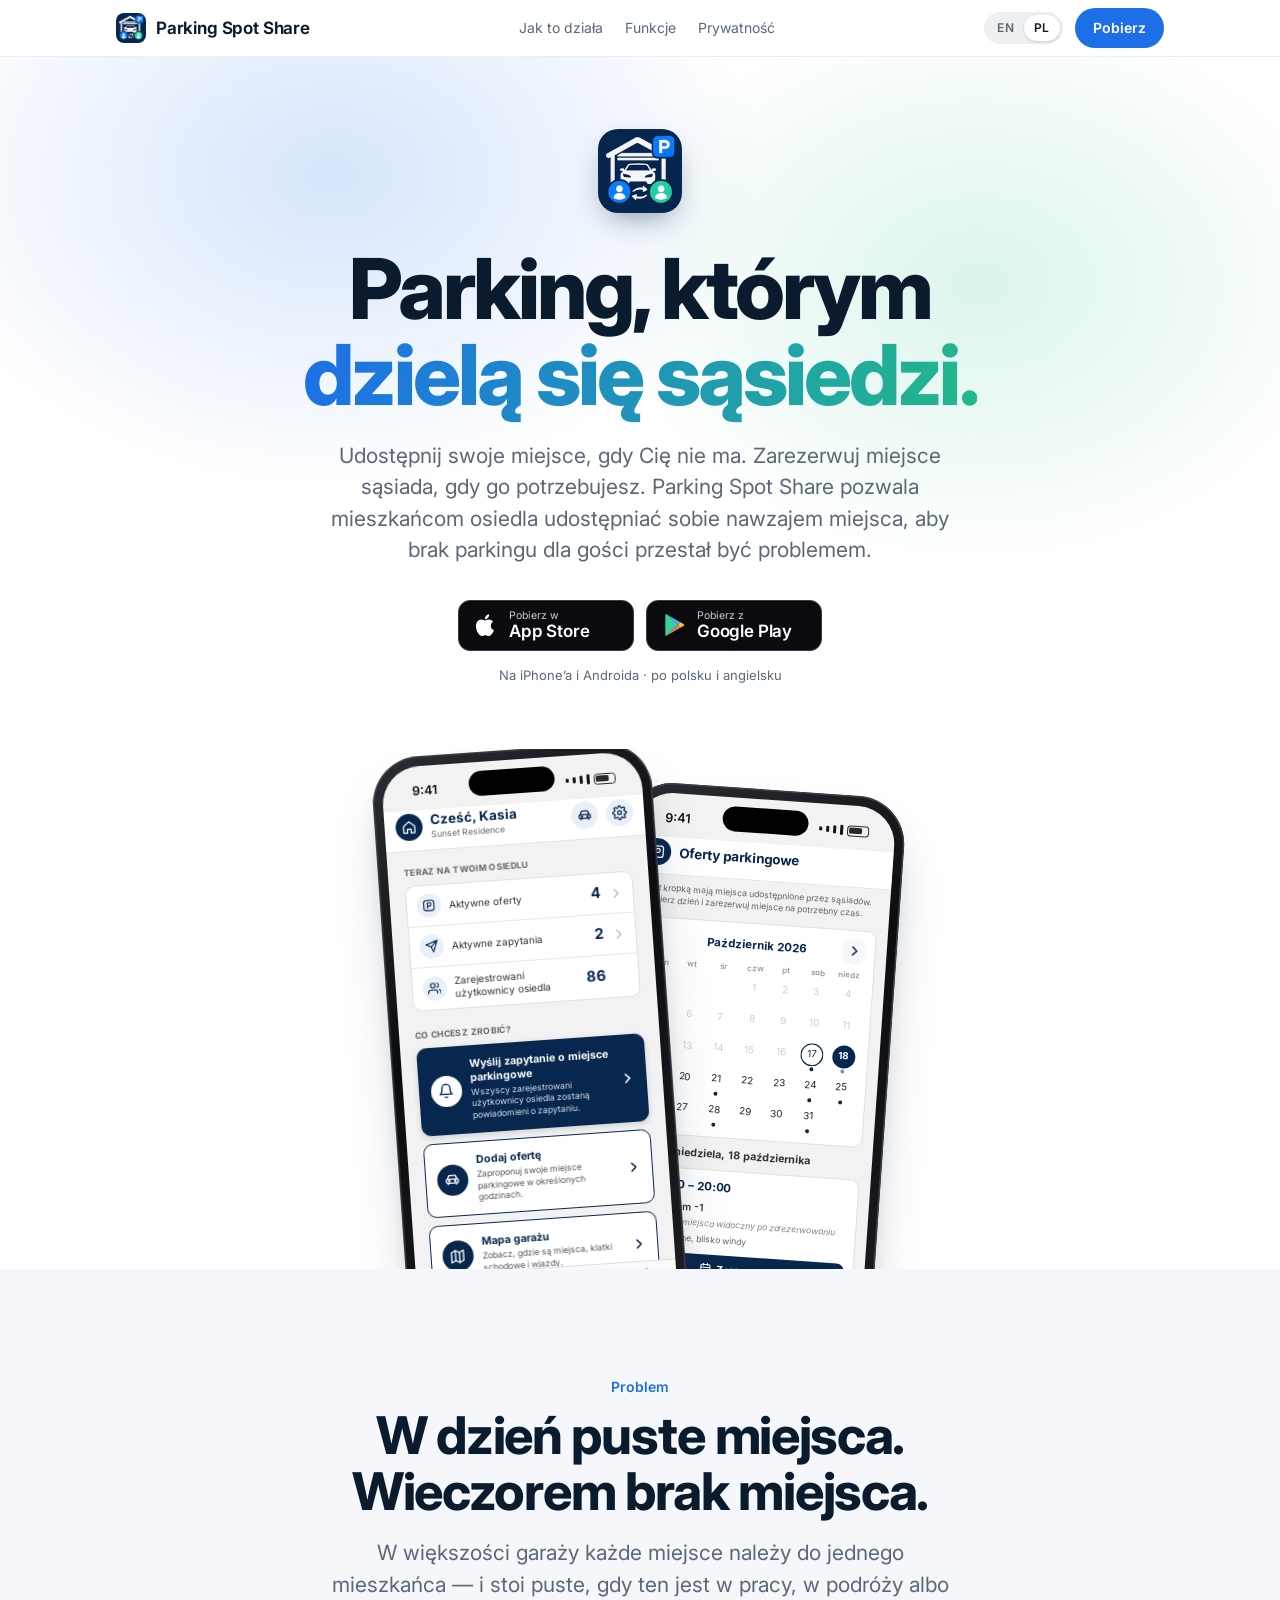
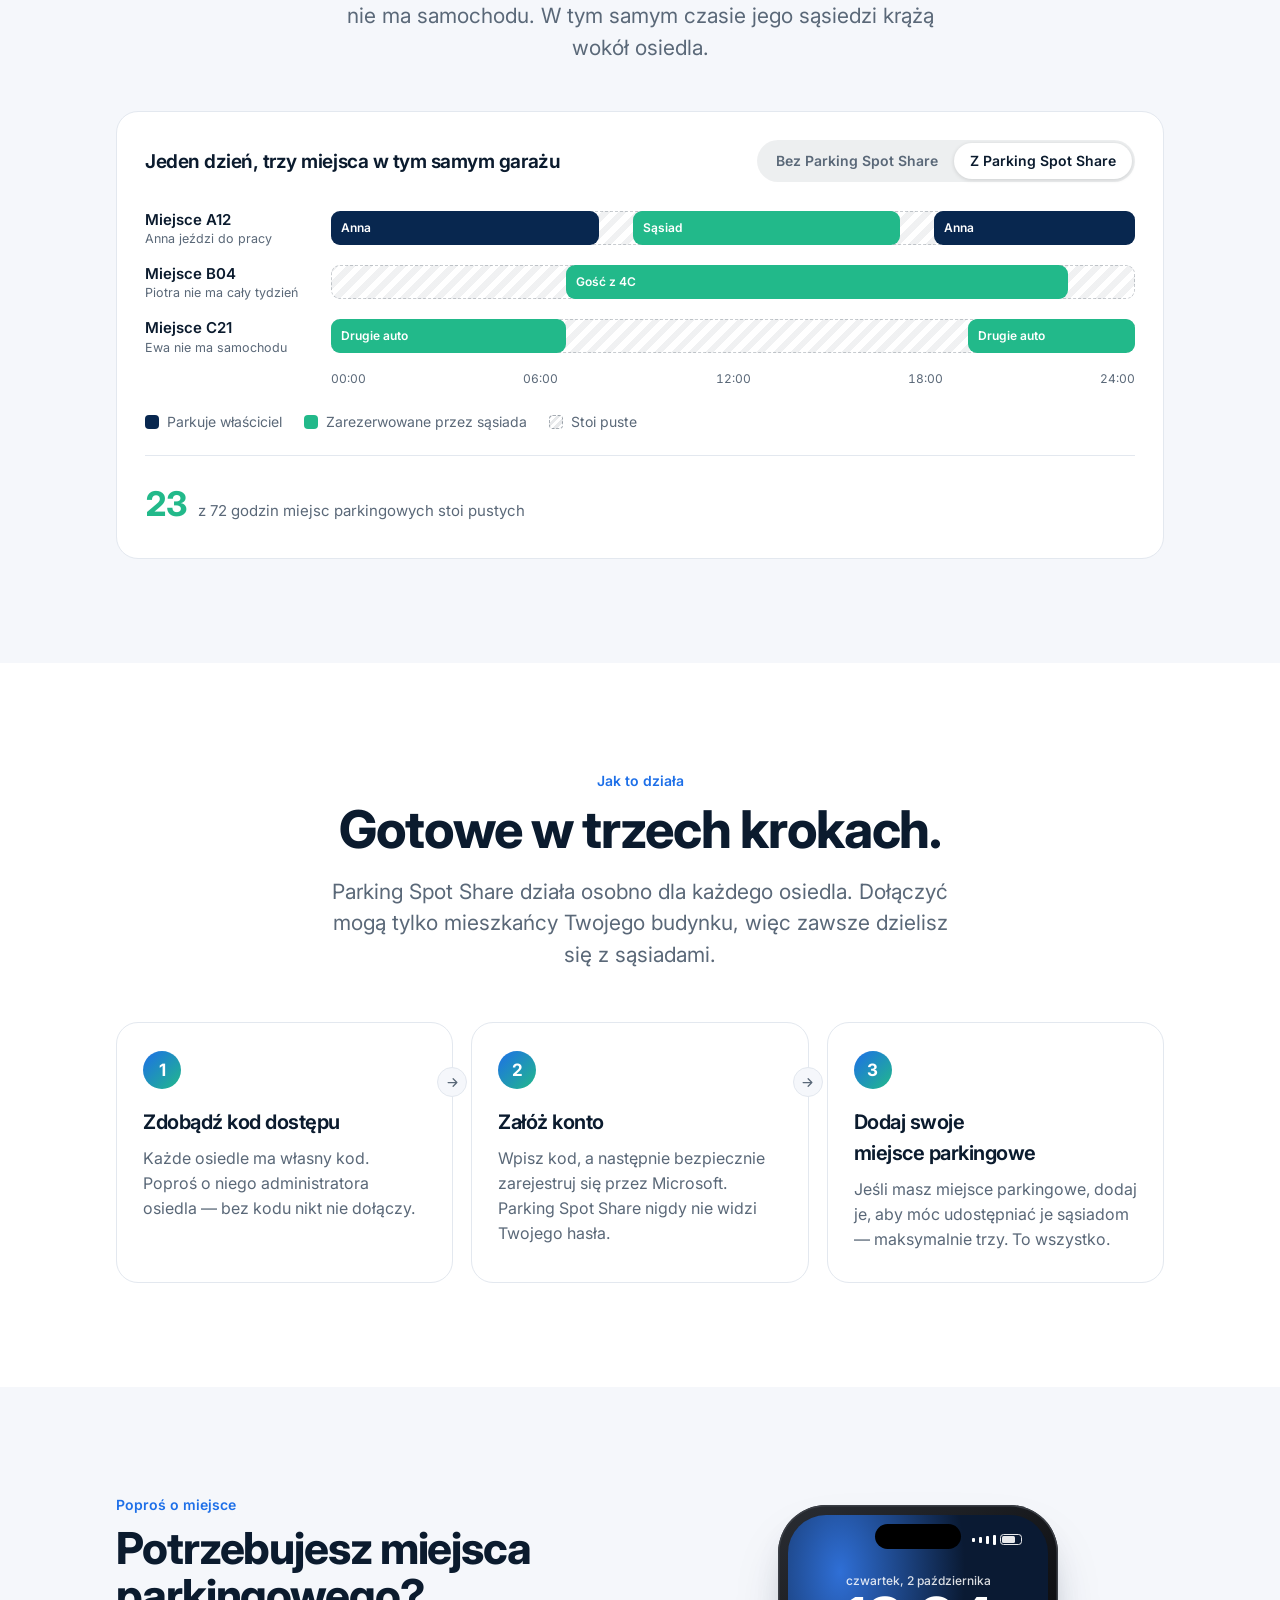
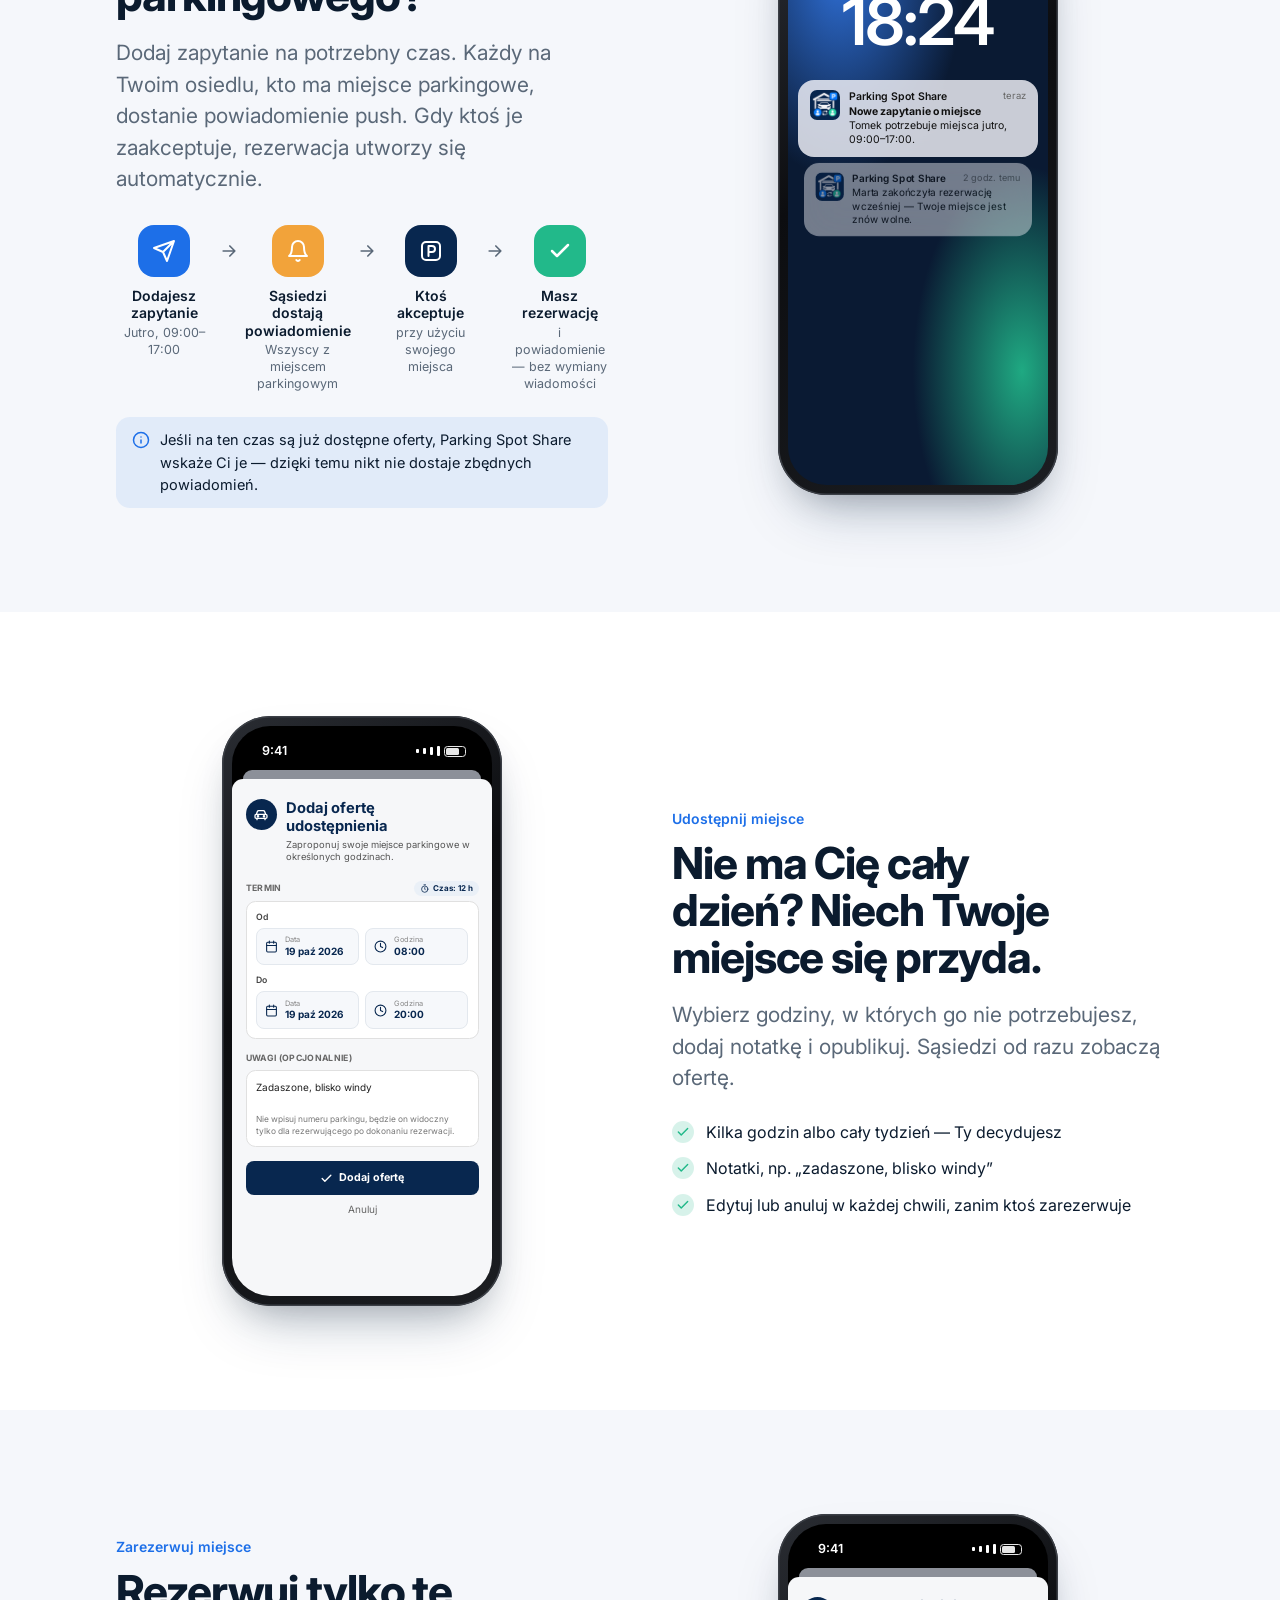
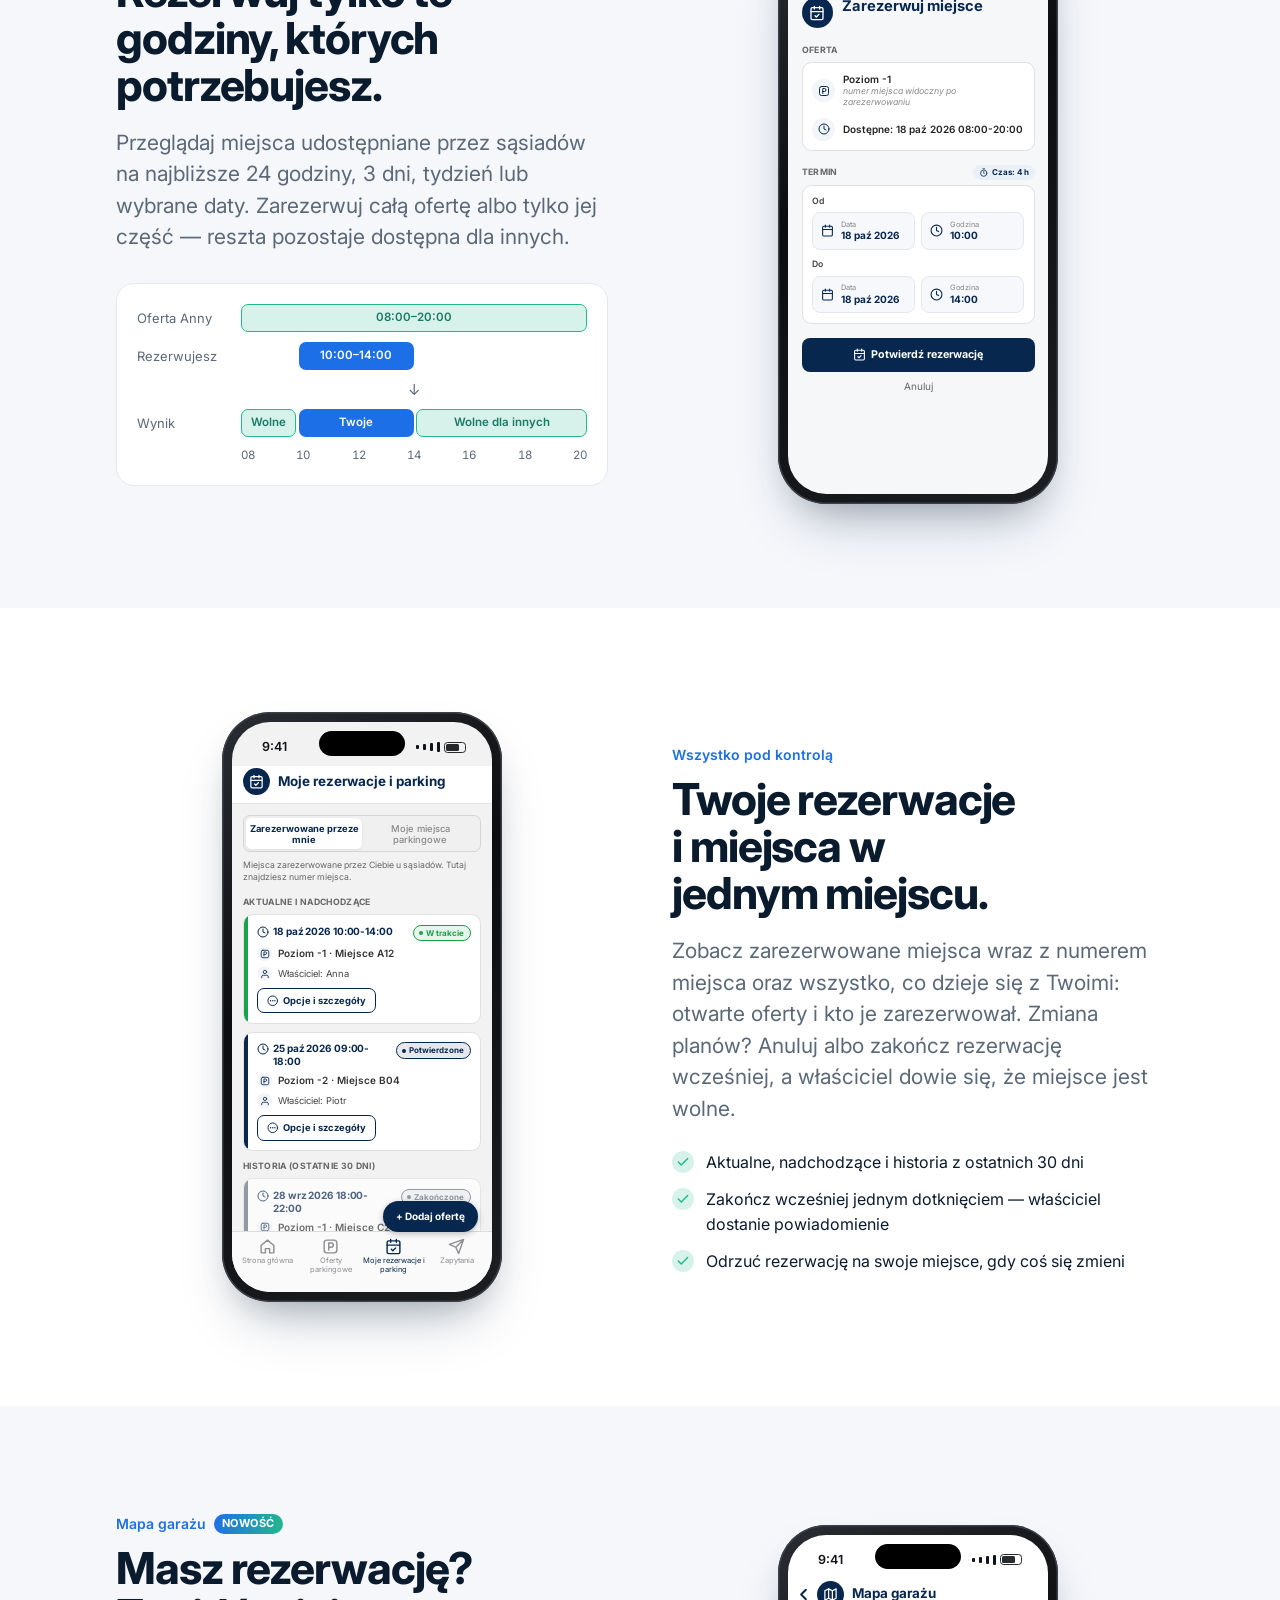
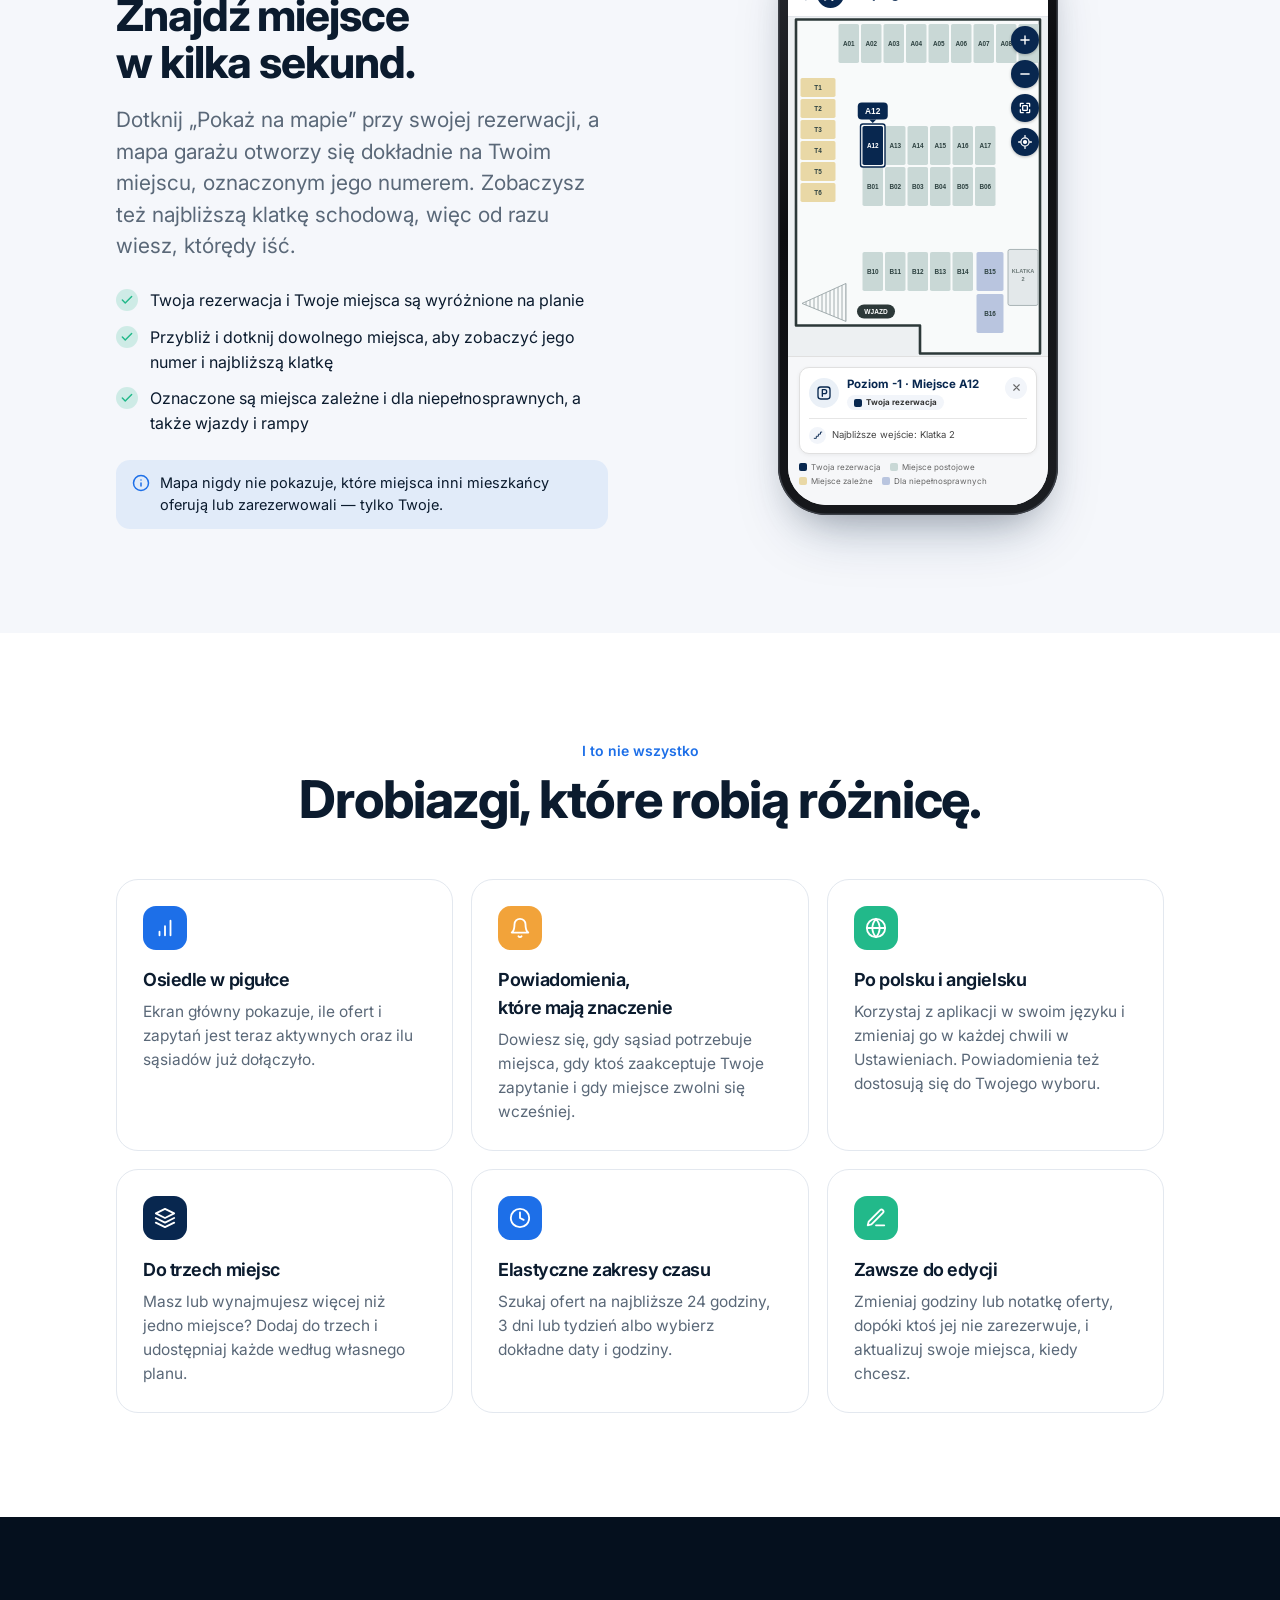
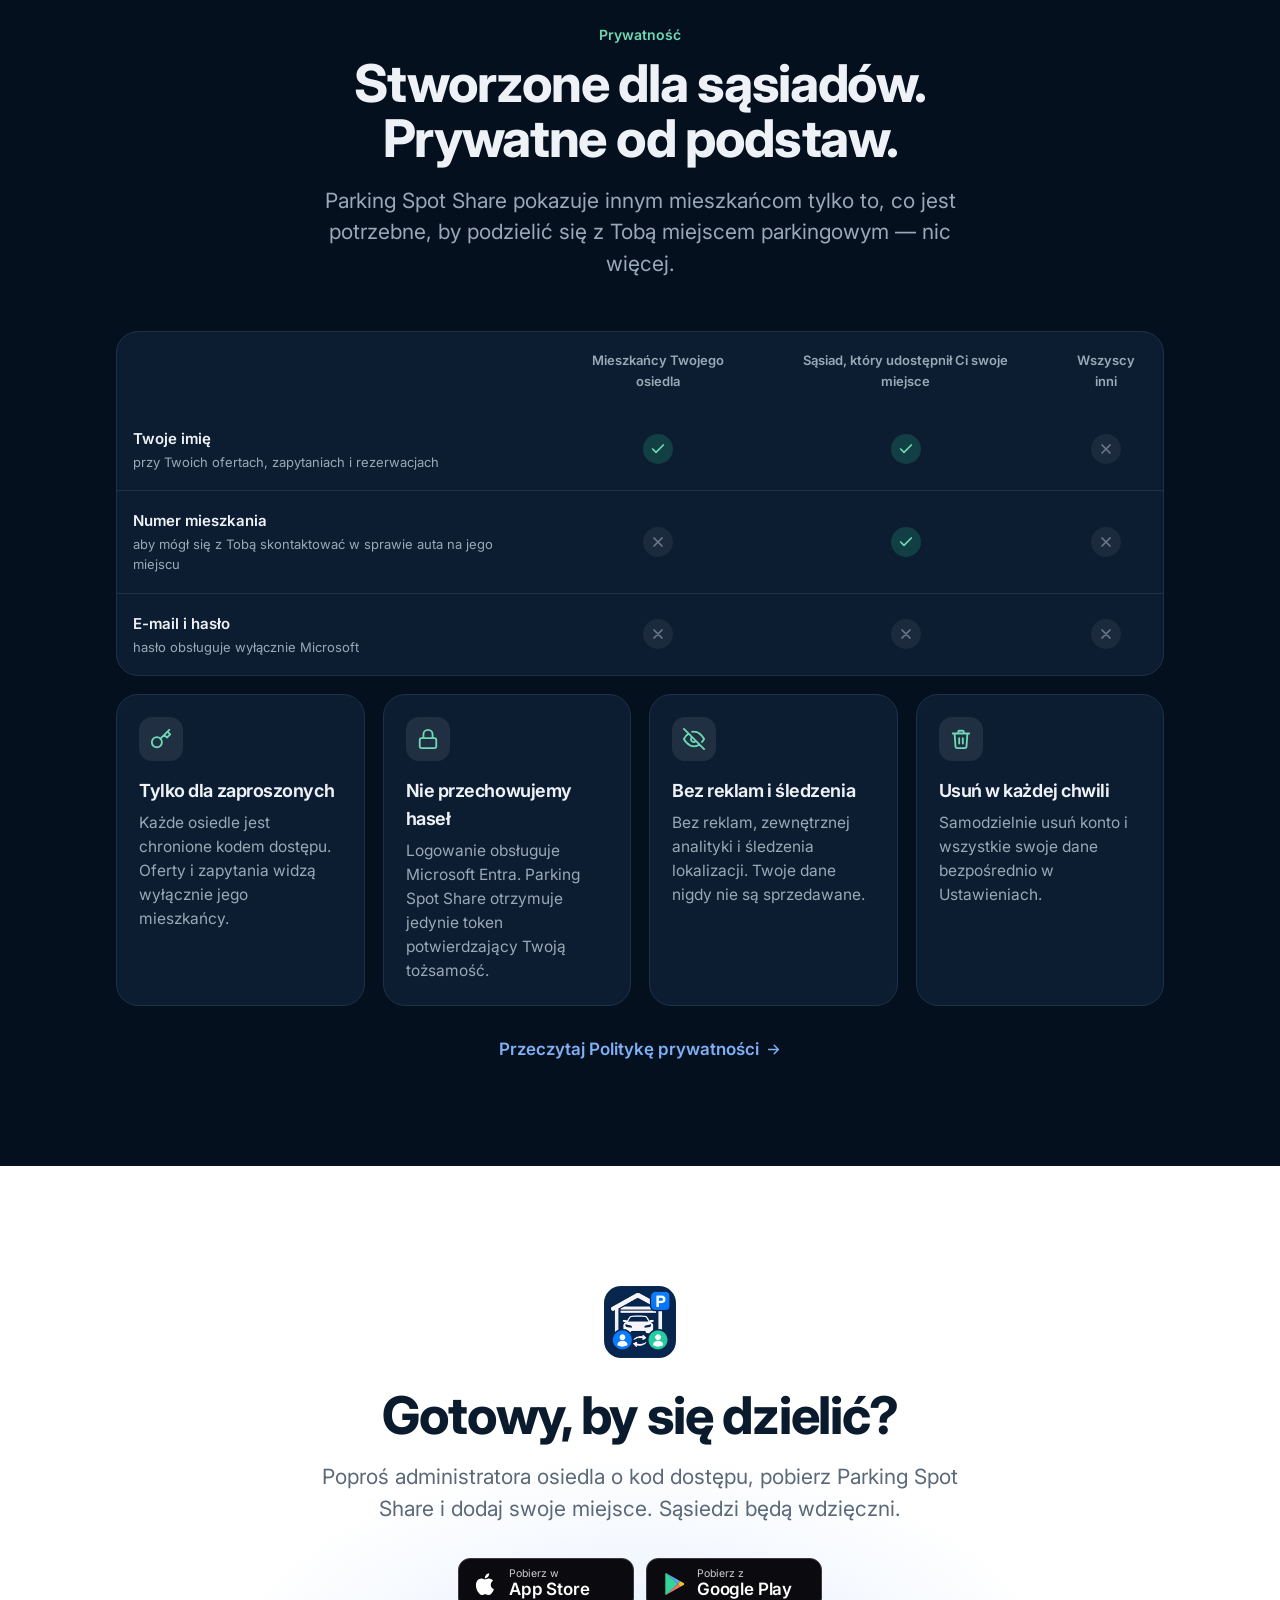
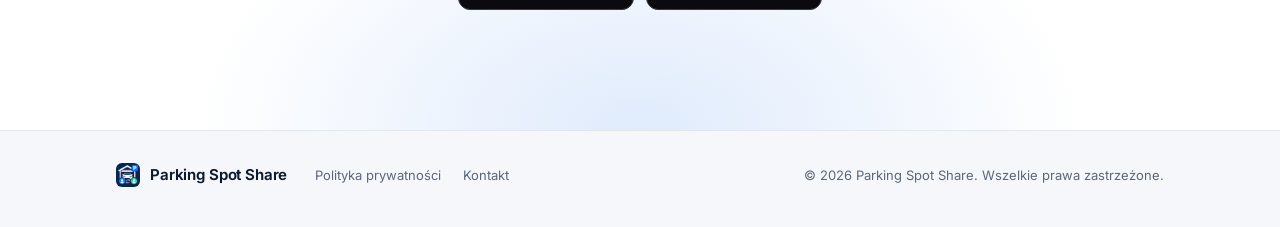
<file: index.html>
<!DOCTYPE html>
<html lang="pl">
<head>
<meta charset="UTF-8">
<meta name="viewport" content="width=device-width, initial-scale=1">
<title>Parking Spot Share — parking, którym dzielą się sąsiedzi</title>
<!-- Link previews (Messenger, WhatsApp, Slack…) read these tags without running the language
     switcher, so they're in Polish -- the language of the community the app is for. -->
<meta name="description" content="Parking Spot Share pozwala mieszkańcom osiedla udostępniać sobie nawzajem miejsca parkingowe — udostępnij swoje, gdy Cię nie ma, i zarezerwuj miejsce sąsiada, gdy przyjeżdżają goście.">
<meta property="og:type" content="website">
<meta property="og:site_name" content="Parking Spot Share">
<meta property="og:locale" content="pl_PL">
<link rel="canonical" href="https://www.parkingspotshare.pl/">
<meta property="og:url" content="https://www.parkingspotshare.pl/">
<meta property="og:title" content="Parking Spot Share — parking, którym dzielą się sąsiedzi">
<meta property="og:description" content="Udostępnij swoje miejsce parkingowe, gdy Cię nie ma. Zarezerwuj miejsce sąsiada, gdy go potrzebujesz.">
<meta property="og:image" content="https://www.parkingspotshare.pl/og-image.jpg">
<meta property="og:image:type" content="image/jpeg">
<meta property="og:image:width" content="1200">
<meta property="og:image:height" content="630">
<meta property="og:image:alt" content="Parking Spot Share — parking, którym dzielą się sąsiedzi">
<meta name="twitter:card" content="summary_large_image">
<meta name="twitter:image" content="https://www.parkingspotshare.pl/og-image.jpg">
<link rel="icon" type="image/png" sizes="32x32" href="favicon-32.png">
<link rel="icon" type="image/png" sizes="256x256" href="icon.png">
<link rel="apple-touch-icon" href="apple-touch-icon.png">
<script>
  (function () {
    var lang = null;
    try { lang = new URLSearchParams(location.search).get("lang"); } catch (e) {}
    if (lang !== "en" && lang !== "pl") {
      try { lang = localStorage.getItem("lang"); } catch (e) {}
    }
    // Polish by default -- the community is Polish. English only when picked with the switch
    // (remembered above) or asked for with ?lang=en.
    if (lang !== "en" && lang !== "pl") lang = "pl";
    document.documentElement.lang = lang;
    document.documentElement.classList.add("js");
  })();
</script>
<link rel="preconnect" href="https://fonts.googleapis.com">
<link rel="preconnect" href="https://fonts.gstatic.com" crossorigin>
<link href="https://fonts.googleapis.com/css2?family=Inter:wght@400;500;600;700;800&display=swap" rel="stylesheet">
<link rel="stylesheet" href="site.css">
<style>
  /* ── Layout ─────────────────────────────────────────────────── */

  .wrap { max-width: 1080px; margin: 0 auto; padding: 0 16px; }

  section { padding: 104px 0; }
  .soft { background: var(--bg-soft); }

  .eyebrow {
    display: inline-block;
    font-size: 14px;
    font-weight: 600;
    color: var(--blue);
    margin-bottom: 10px;
  }

  h1, h2, h3 { letter-spacing: -0.025em; text-wrap: balance; margin: 0; }

  h2 {
    font-size: clamp(32px, 5vw, 52px);
    line-height: 1.07;
    font-weight: 750;
  }

  .lead {
    font-size: clamp(18px, 2vw, 21px);
    color: var(--text-muted);
    line-height: 1.5;
    max-width: 640px;
    margin: 18px 0 0;
  }

  .center { text-align: center; }
  .center .lead { margin-left: auto; margin-right: auto; }

  .i { width: 1em; height: 1em; display: inline-block; vertical-align: -0.125em; flex: none; }

  /* ── Hero ───────────────────────────────────────────────────── */

  .hero {
    position: relative;
    overflow: hidden;
    padding: 72px 0 0;
    text-align: center;
  }

  .hero::before {
    content: "";
    position: absolute;
    inset: -20% -10% auto;
    height: 900px;
    background:
      radial-gradient(40% 50% at 30% 40%, color-mix(in srgb, var(--blue) 18%, transparent), transparent 70%),
      radial-gradient(35% 45% at 72% 52%, color-mix(in srgb, var(--mint) 16%, transparent), transparent 70%);
    pointer-events: none;
  }

  .hero > * { position: relative; }

  .hero-icon {
    width: 84px;
    height: 84px;
    border-radius: 20px;
    box-shadow: 0 12px 30px -10px rgba(8, 39, 79, 0.5);
    margin-bottom: 26px;
  }

  .hero h1 {
    font-size: clamp(42px, 7.6vw, 84px);
    line-height: 1.02;
    font-weight: 800;
    letter-spacing: -0.035em;
  }

  .gradient-text {
    background: linear-gradient(100deg, var(--blue), var(--mint));
    -webkit-background-clip: text;
    background-clip: text;
    color: transparent;
  }

  .hero .lead { margin: 22px auto 0; max-width: 620px; }

  .stores {
    display: flex;
    flex-wrap: wrap;
    justify-content: center;
    gap: 12px;
    margin-top: 34px;
  }

  .store {
    display: inline-flex;
    align-items: center;
    gap: 10px;
    min-width: 176px;
    padding: 9px 18px 9px 14px;
    border-radius: 12px;
    background: #0B0B0F;
    color: #fff;
    text-decoration: none;
    border: 1px solid #3A3A40;
    transition: transform 0.15s ease;
  }

  .store:hover { transform: translateY(-2px); }
  .store svg { width: 26px; height: 26px; flex: none; }
  .store span { display: flex; flex-direction: column; text-align: left; line-height: 1.15; }
  .store small { font-size: 10.5px; opacity: 0.8; }
  .store b { font-size: 17px; font-weight: 600; letter-spacing: -0.01em; }

  .hero-note { margin-top: 14px; font-size: 13px; color: var(--text-muted); }

  .hero-phones {
    display: flex;
    justify-content: center;
    align-items: flex-end;
    gap: 0;
    margin-top: 64px;
    height: 520px;
    overflow: hidden;
  }

  .hero-phones .phone:first-child { transform: translateX(30px) rotate(-4deg); z-index: 1; margin-bottom: -70px; }
  .hero-phones .phone:last-child { transform: translateX(-30px) rotate(4deg) translateY(40px); margin-bottom: -70px; }

  @media (max-width: 640px) {
    .hero-phones { height: 500px; align-items: flex-start; }
    .hero-phones .phone:first-child { margin-bottom: 0; }
    .hero-phones .phone:last-child { display: none; }
    .hero-phones .phone:first-child { transform: none; }
  }

  /* ── Phone mockup ───────────────────────────────────────────── */

  .phone {
    --ink: #111418;
    --muted: #666;
    --navy-app: #08274F;
    width: 280px;
    height: 590px;
    flex: none;
    border-radius: 48px;
    padding: 10px;
    background: linear-gradient(145deg, #2A2D33, #0C0D10 40%, #1C1E22);
    box-shadow: var(--shadow), inset 0 0 0 1.5px #3B3F46;
    position: relative;
    text-align: left;
    font-family: -apple-system, BlinkMacSystemFont, "SF Pro Text", "Inter", "Segoe UI", Roboto, sans-serif;
    line-height: 1.3;
  }

  .screen {
    height: 100%;
    border-radius: 38px;
    overflow: hidden;
    background: #fff;
    color: var(--ink);
    display: flex;
    flex-direction: column;
    position: relative;
  }

  .island {
    position: absolute;
    top: 9px;
    left: 50%;
    transform: translateX(-50%);
    width: 86px;
    height: 25px;
    border-radius: 20px;
    background: #000;
    z-index: 2;
  }

  .statusbar {
    height: 44px;
    flex: none;
    display: flex;
    align-items: center;
    justify-content: space-between;
    padding: 6px 26px 0 30px;
    font-size: 12.5px;
    font-weight: 600;
  }

  .statusbar .sig { display: flex; gap: 4px; align-items: center; }
  .statusbar .sig i { display: block; width: 3px; background: currentColor; border-radius: 1px; }
  .statusbar .batt { width: 22px; height: 11px; border: 1.2px solid currentColor; border-radius: 3.5px; padding: 1.2px; opacity: 0.9; }
  .statusbar .batt::after { content: ""; display: block; height: 100%; width: 75%; background: currentColor; border-radius: 1.5px; }

  .navbar-title {
    flex: none;
    text-align: center;
    font-size: 12px;
    font-weight: 600;
    padding: 2px 0 8px;
    border-bottom: 0.5px solid #e3e3e3;
  }

  .app-body { flex: 1; overflow: hidden; padding: 14px 16px; background: #fff; }
  .app-body.grey { background: #F4F6F9; }

  .tabbar {
    flex: none;
    display: grid;
    grid-template-columns: repeat(4, 1fr);
    border-top: 0.5px solid #ddd;
    background: #FAFAFA;
    padding: 6px 4px 18px;
  }

  .tab { display: flex; flex-direction: column; align-items: center; gap: 2px; font-size: 7.5px; color: #8E8E93; text-align: center; line-height: 1.15; }
  .tab .i { width: 17px; height: 17px; }
  .tab.on { color: var(--navy-app); }

  /* App components (sized from the app's StyleSheets at ~0.68×) */

  .a-greet { font-size: 18px; font-weight: 700; }
  .a-comm { font-size: 10.5px; color: var(--muted); margin-top: 1px; }
  .a-head { display: flex; justify-content: space-between; align-items: flex-start; margin: 6px 0 16px; }
  .a-head .i { width: 18px; height: 18px; color: #444; }
  .a-sec { font-size: 8.5px; font-weight: 700; color: var(--muted); text-transform: uppercase; letter-spacing: 0.4px; margin-bottom: 7px; }
  .a-stats { border-radius: 10px; border: 0.5px solid #e0e0e0; overflow: hidden; margin-bottom: 18px; }
  .a-stat { display: flex; align-items: center; gap: 8px; padding: 8px 10px; }
  .a-stat + .a-stat { border-top: 0.5px solid #e5e7eb; }
  .a-stat .ic { width: 25px; height: 25px; border-radius: 50%; background: #EAF0F7; color: var(--navy-app); display: grid; place-items: center; }
  .a-stat .ic .i { width: 13px; height: 13px; }
  .a-stat .lbl { flex: 1; font-size: 10.5px; color: #333; }
  .a-stat .val { font-size: 15px; font-weight: 700; color: var(--navy-app); }
  .a-card { display: flex; align-items: center; gap: 10px; border-radius: 10px; padding: 11px; margin-bottom: 8px; border: 1.2px solid var(--navy-app); }
  .a-card .ic { width: 31px; height: 31px; border-radius: 50%; display: grid; place-items: center; flex: none; background: var(--navy-app); color: #fff; }
  .a-card .ic .i { width: 15px; height: 15px; }
  .a-card b { display: block; font-size: 11px; color: var(--navy-app); }
  .a-card small { display: block; font-size: 9px; color: #555; line-height: 1.35; margin-top: 2px; }
  .a-card.primary { background: var(--navy-app); box-shadow: 0 2px 6px rgba(0, 0, 0, 0.15); }
  .a-card.primary .ic { background: #fff; color: var(--navy-app); }
  .a-card.primary b { color: #fff; }
  .a-card.primary small { color: #D6E0EE; }

  .a-chips { display: flex; gap: 5px; margin-bottom: 10px; overflow: hidden; }
  .a-chip { font-size: 9px; padding: 4px 8px; border-radius: 999px; background: #EAF0F7; color: var(--navy-app); white-space: nowrap; font-weight: 500; }
  .a-chip.on { background: var(--navy-app); color: #fff; }
  .a-desc { font-size: 9px; color: #666; margin-bottom: 10px; line-height: 1.4; }
  .a-offer { background: #fff; border-radius: 8px; padding: 10px 11px; border: 0.5px solid #e0e0e0; margin-bottom: 8px; }
  .a-offer .top { display: flex; justify-content: space-between; gap: 6px; margin-bottom: 2px; align-items: center; }
  .a-offer .t { font-size: 11px; font-weight: 600; }
  .a-offer .p { font-size: 11px; font-weight: 600; color: var(--navy-app); white-space: nowrap; }
  .a-offer .time { font-size: 9px; color: #555; margin-bottom: 2px; }
  .a-offer .note { font-size: 9px; color: #888; font-style: italic; margin-bottom: 5px; }
  .a-offer .who { font-size: 9px; color: #555; margin-bottom: 2px; }
  .a-btn { background: var(--navy-app); color: #fff; border-radius: 6px; padding: 6px; text-align: center; font-size: 10px; font-weight: 600; margin-top: 5px; }
  .a-btn.ghost { background: transparent; color: #c00; border: 1px solid #c00; display: inline-block; padding: 3px 8px; font-size: 9px; font-weight: 500; }
  .a-badge { font-size: 8px; font-weight: 600; color: #fff; background: var(--navy-app); border-radius: 4px; padding: 2px 5px; white-space: nowrap; }
  .a-badge.green { background: #1E9E6A; }
  .a-badge.grey { background: #8A94A3; }

  .a-seg { display: grid; grid-template-columns: 1fr 1fr; background: #E9ECF1; border-radius: 7px; padding: 2px; margin-bottom: 12px; }
  .a-seg span { font-size: 9px; text-align: center; padding: 5px 2px; border-radius: 5px; color: #555; font-weight: 500; }
  .a-seg span.on { background: #fff; color: #111; box-shadow: 0 1px 2px rgba(0, 0, 0, 0.12); font-weight: 600; }

  /* Modal mockup */
  .a-dim { position: absolute; inset: 0; background: rgba(0, 0, 0, 0.35); z-index: 1; }
  .a-sheet { position: absolute; left: 0; right: 0; bottom: 0; background: #fff; border-radius: 16px 16px 0 0; padding: 10px 16px 24px; z-index: 1; }
  .a-sheet .grab { width: 32px; height: 4px; border-radius: 2px; background: #d0d0d0; margin: 0 auto 10px; }
  .a-sheet h4 { margin: 0 0 12px; font-size: 14px; font-weight: 700; }
  .a-label { font-size: 9px; font-weight: 600; color: #444; margin: 0 0 4px; }
  .a-input { border: 1px solid #ddd; border-radius: 7px; padding: 7px 9px; font-size: 10px; background: #fafafa; margin-bottom: 9px; color: #111; }
  .a-input.sel { border-color: var(--navy-app); background: #EAF0F7; color: var(--navy-app); font-weight: 600; }
  .a-row { display: grid; grid-template-columns: 1fr 1fr; gap: 8px; }
  .a-sheet .a-btn { padding: 9px; font-size: 11px; margin-top: 4px; border-radius: 8px; }

  /* Lock screen mockup */
  .lock {
    background:
      radial-gradient(80% 60% at 20% 10%, #2F6FD6 0%, transparent 60%),
      radial-gradient(70% 60% at 90% 80%, #1FA982 0%, transparent 60%),
      #0A1A33;
    color: #fff;
  }
  .lock .statusbar { color: #fff; }
  .lock-date { text-align: center; font-size: 12px; font-weight: 500; opacity: 0.85; margin-top: 14px; }
  .lock-time { text-align: center; font-size: 66px; font-weight: 600; letter-spacing: -2px; line-height: 1; margin-bottom: 26px; }
  .notif {
    margin: 0 10px 8px;
    background: rgba(245, 245, 250, 0.82);
    -webkit-backdrop-filter: blur(20px);
    backdrop-filter: blur(20px);
    color: #111;
    border-radius: 16px;
    padding: 10px 12px;
    display: flex;
    gap: 9px;
  }
  .notif img { width: 30px; height: 30px; border-radius: 7px; flex: none; }
  .notif .nt { flex: 1; min-width: 0; }
  .notif .nh { display: flex; justify-content: space-between; font-size: 10.5px; font-weight: 600; }
  .notif .nh small { font-weight: 400; color: #666; font-size: 9.5px; }
  .notif p { margin: 1px 0 0; font-size: 10.5px; line-height: 1.35; }
  .notif.faded { opacity: 0.55; transform: scale(0.95); margin-top: -4px; }

  /* ── Problem / garage diagram ───────────────────────────────── */

  .diagram {
    background: var(--surface);
    border: 1px solid var(--border);
    border-radius: var(--radius);
    padding: 28px;
    margin-top: 48px;
  }

  .diagram-head {
    display: flex;
    flex-wrap: wrap;
    justify-content: space-between;
    align-items: center;
    gap: 16px;
    margin-bottom: 26px;
  }

  .diagram-head h3 { font-size: 19px; font-weight: 650; }

  .seg {
    display: inline-flex;
    background: color-mix(in srgb, var(--text) 7%, transparent);
    border-radius: 999px;
    padding: 3px;
  }

  .seg button {
    appearance: none;
    border: 0;
    background: transparent;
    color: var(--text-muted);
    font: inherit;
    font-size: 14px;
    font-weight: 600;
    padding: 7px 16px;
    border-radius: 999px;
    cursor: pointer;
    transition: background 0.2s ease, color 0.2s ease;
  }

  .seg button[aria-pressed="true"] { background: var(--surface); color: var(--text); box-shadow: 0 1px 4px rgba(0, 0, 0, 0.14); }

  .day-row { display: grid; grid-template-columns: 172px 1fr; gap: 14px; align-items: center; margin-bottom: 14px; }
  .day-row .who b { display: block; font-size: 15px; font-weight: 600; }
  .day-row .who small { display: block; color: var(--text-muted); font-size: 12.5px; line-height: 1.35; }

  .track {
    position: relative;
    height: 34px;
    border-radius: 9px;
    background: repeating-linear-gradient(135deg, color-mix(in srgb, var(--text) 6%, transparent) 0 6px, transparent 6px 12px);
    outline: 1px dashed color-mix(in srgb, var(--text) 22%, transparent);
    outline-offset: -1px;
  }

  .bar {
    position: absolute;
    top: 0;
    bottom: 0;
    border-radius: 9px;
    display: flex;
    align-items: center;
    padding: 0 10px;
    font-size: 12px;
    font-weight: 600;
    color: #fff;
    white-space: nowrap;
    overflow: hidden;
  }

  .bar.owner { background: var(--navy); }
  :root[data-theme="dark"] .bar.owner { background: #2A4C7E; }
  @media (prefers-color-scheme: dark) { :root:not([data-theme="light"]) .bar.owner { background: #2A4C7E; } }

  .bar.shared {
    background: var(--mint);
    transform-origin: left center;
    transition: transform 0.7s cubic-bezier(0.2, 0.8, 0.2, 1), opacity 0.4s ease;
  }

  .garage[data-mode="without"] .bar.shared { transform: scaleX(0); opacity: 0; }

  .axis { display: grid; grid-template-columns: 172px 1fr; gap: 14px; }
  .axis .ticks { display: flex; justify-content: space-between; font-size: 12px; color: var(--text-muted); font-variant-numeric: tabular-nums; }

  .legend { display: flex; flex-wrap: wrap; gap: 8px 22px; margin-top: 22px; font-size: 14px; color: var(--text-muted); }
  .legend span { display: inline-flex; align-items: center; gap: 8px; }
  .legend i { width: 14px; height: 14px; border-radius: 4px; display: block; }
  .legend .l-owner { background: var(--navy); }
  .legend .l-shared { background: var(--mint); }
  .legend .l-idle { outline: 1px dashed color-mix(in srgb, var(--text) 35%, transparent); outline-offset: -1px; background: repeating-linear-gradient(135deg, color-mix(in srgb, var(--text) 10%, transparent) 0 3px, transparent 3px 6px); }

  .stat-out {
    display: flex;
    flex-wrap: wrap;
    gap: 6px 10px;
    align-items: baseline;
    margin-top: 22px;
    padding-top: 22px;
    border-top: 1px solid var(--border);
    font-size: 15px;
    color: var(--text-muted);
  }

  .stat-out strong { font-size: 34px; font-weight: 750; color: var(--text); letter-spacing: -0.02em; font-variant-numeric: tabular-nums; }
  .garage[data-mode="with"] .stat-out strong { color: var(--mint); }

  @media (max-width: 560px) {
    .diagram { padding: 20px 16px; }
    .day-row, .axis { grid-template-columns: 1fr; gap: 6px; }
    .axis .spacer { display: none; }
    .bar { font-size: 0; padding: 0; }
  }

  /* ── Steps ──────────────────────────────────────────────────── */

  .steps {
    display: grid;
    grid-template-columns: repeat(3, 1fr);
    gap: 18px;
    margin-top: 52px;
    counter-reset: step;
  }

  .step {
    background: var(--surface);
    border: 1px solid var(--border);
    border-radius: var(--radius);
    padding: 28px 26px 30px;
    position: relative;
  }

  .step .num {
    width: 38px;
    height: 38px;
    border-radius: 50%;
    display: grid;
    place-items: center;
    font-weight: 700;
    color: #fff;
    background: linear-gradient(135deg, var(--blue), var(--mint));
    margin-bottom: 18px;
  }

  .step h3 { font-size: 20px; font-weight: 650; margin-bottom: 8px; }
  .step p { margin: 0; color: var(--text-muted); font-size: 16px; }

  .step-arrow {
    position: absolute;
    right: -15px;
    top: 44px;
    width: 30px;
    height: 30px;
    border-radius: 50%;
    background: var(--bg-soft);
    border: 1px solid var(--border);
    display: grid;
    place-items: center;
    color: var(--text-muted);
    z-index: 1;
    font-size: 15px;
  }

  @media (max-width: 820px) {
    .steps { grid-template-columns: 1fr; }
    .step-arrow { right: auto; left: 40px; top: auto; bottom: -15px; transform: rotate(90deg); }
  }

  /* ── Feature rows ───────────────────────────────────────────── */

  .feature {
    display: grid;
    grid-template-columns: 1fr 1fr;
    gap: 64px;
    align-items: center;
  }

  .feature.flip .feature-media { order: -1; }

  .feature-media { display: flex; justify-content: center; }

  .feature h2 { font-size: clamp(30px, 4.2vw, 44px); }

  .ticks-list { list-style: none; padding: 0; margin: 26px 0 0; display: grid; gap: 12px; }
  .ticks-list li { display: flex; gap: 12px; align-items: flex-start; font-size: 16px; }
  .ticks-list .i { width: 22px; height: 22px; padding: 4px; border-radius: 50%; background: color-mix(in srgb, var(--mint) 18%, transparent); color: var(--mint); margin-top: 1px; }

  @media (max-width: 860px) {
    .feature { grid-template-columns: 1fr; gap: 44px; }
    .feature.flip .feature-media { order: 0; }
  }

  /* ── Split-booking diagram ──────────────────────────────────── */

  .split {
    margin-top: 30px;
    background: var(--surface);
    border: 1px solid var(--border);
    border-radius: 18px;
    padding: 20px;
  }

  .split-row { display: grid; grid-template-columns: 92px 1fr; gap: 12px; align-items: center; margin-bottom: 10px; }
  .split-row > span { font-size: 13px; color: var(--text-muted); }
  .split-track { position: relative; height: 28px; }
  .split-track .bar { font-size: 11.5px; padding: 0 8px; border-radius: 7px; justify-content: center; }
  .bar.open { background: color-mix(in srgb, var(--mint) 18%, transparent); color: color-mix(in srgb, var(--mint) 60%, var(--text)); border: 1.5px solid var(--mint); }
  .bar.mine { background: var(--blue); }
  .split-axis { display: grid; grid-template-columns: 92px 1fr; gap: 12px; }
  .split-axis div:last-child { display: flex; justify-content: space-between; font-size: 11.5px; color: var(--text-muted); font-variant-numeric: tabular-nums; }
  .split-arrow { display: grid; grid-template-columns: 92px 1fr; gap: 12px; color: var(--text-muted); margin: -2px 0 8px; }
  .split-arrow div:last-child { text-align: center; font-size: 15px; }

  @media (max-width: 560px) {
    .split { padding: 16px 14px; }
    .split-row, .split-axis, .split-arrow { grid-template-columns: 72px 1fr; gap: 8px; }
    .split-track .bar { font-size: 10px; padding: 0 3px; }
    .split-track .bar.tiny { font-size: 0; }
  }

  /* ── Request flow diagram ───────────────────────────────────── */

  .flow {
    margin-top: 30px;
    display: grid;
    grid-template-columns: 1fr auto 1fr auto 1fr auto 1fr;
    align-items: start;
    gap: 6px;
  }

  .flow-node { text-align: center; }

  .flow-node .ic {
    width: 52px;
    height: 52px;
    border-radius: 16px;
    margin: 0 auto 10px;
    display: grid;
    place-items: center;
    color: #fff;
  }

  .flow-node .ic .i { width: 24px; height: 24px; }
  .flow-node b { display: block; font-size: 14px; font-weight: 600; line-height: 1.25; }
  .flow-node small { display: block; font-size: 12.5px; color: var(--text-muted); margin-top: 3px; line-height: 1.35; }
  .flow-arrow { color: var(--text-muted); padding-top: 15px; }
  .flow-arrow .i { width: 20px; height: 20px; }

  .c-blue { background: var(--blue); }
  .c-navy { background: var(--navy); }
  .c-amber { background: #F2A33A; }
  .c-mint { background: var(--mint); }

  @media (max-width: 560px) {
    .flow { grid-template-columns: 1fr; gap: 4px; }
    .flow-node { display: grid; grid-template-columns: 52px 1fr; gap: 14px; text-align: left; align-items: center; }
    .flow-node .ic { margin: 0; }
    .flow-arrow { padding: 0; width: 52px; display: flex; justify-content: center; }
    .flow-arrow .i { transform: rotate(90deg); }
  }

  .note-pill {
    display: inline-flex;
    gap: 10px;
    align-items: flex-start;
    margin-top: 24px;
    padding: 12px 16px;
    border-radius: 14px;
    background: color-mix(in srgb, var(--blue) 9%, transparent);
    font-size: 14.5px;
    color: var(--text);
  }

  .note-pill .i { color: var(--blue); width: 18px; height: 18px; margin-top: 2px; }

  /* ── Refreshed app design (PageHeader, CardParts, FormSheet, MonthCalendar) at ~0.67x ── */

  .screen.x-bg { background: #F2F2F2; }
  .screen.x-dark { background: #000; }
  .x-header { flex: none; display: flex; align-items: center; gap: 8px; background: #fff; padding: 2px 11px 8px; border-bottom: 0.5px solid #e2e5ea; }
  .x-back { color: #08274F; margin: 0 -4px 0 -5px; display: grid; }
  .x-back .i { width: 19px; height: 19px; }
  .x-badge { width: 27px; height: 27px; border-radius: 50%; background: #08274F; color: #fff; display: grid; place-items: center; flex: none; }
  .x-badge .i { width: 15px; height: 15px; }
  .x-htext { flex: 1; min-width: 0; }
  .x-title { font-size: 13.4px; font-weight: 700; color: #08274F; white-space: nowrap; overflow: hidden; text-overflow: ellipsis; }
  .x-sub { font-size: 8.7px; color: #666; margin-top: 1px; }
  .x-hbtn { width: 27px; height: 27px; border-radius: 50%; background: #EAF0F7; color: #08274F; display: grid; place-items: center; flex: none; }
  .x-hbtn .i { width: 15px; height: 15px; }
  .x-body { flex: 1; overflow: hidden; padding: 16px; }
  .x-sec { font-size: 8.7px; font-weight: 700; color: #666; text-transform: uppercase; letter-spacing: 0.35px; margin-bottom: 7px; }
  .x-sec.tight { margin: 2px 0 -2px; }
  .x-stats { border-radius: 9.5px; overflow: hidden; border: 0.5px solid #e0e0e0; margin-bottom: 19px; background: #fff; }
  .x-stat { display: flex; align-items: center; gap: 8px; padding: 8px 9.5px; }
  .x-stat + .x-stat { border-top: 0.5px solid #e5e7eb; }
  .x-stat .ic { width: 24px; height: 24px; border-radius: 50%; background: #EAF0F7; color: #08274F; display: grid; place-items: center; flex: none; }
  .x-stat .ic .i { width: 13.5px; height: 13.5px; }
  .x-stat .lbl { flex: 1; font-size: 10px; color: #333; }
  .x-stat .val { font-size: 14.7px; font-weight: 700; color: #08274F; }
  .x-stat .chev { color: #bbb; display: grid; }
  .x-stat .chev .i { width: 15px; height: 15px; }
  .x-stat .chev-space { width: 15px; }
  .x-action { display: flex; align-items: center; gap: 9.5px; border-radius: 9.5px; padding: 10.5px; margin-bottom: 8px; background: #fff; border: 1px solid #08274F; }
  .x-action .ic { width: 31px; height: 31px; border-radius: 50%; background: #08274F; color: #fff; display: grid; place-items: center; flex: none; }
  .x-action .ic .i { width: 16px; height: 16px; }
  .x-action .tx { flex: 1; display: grid; gap: 2px; }
  .x-action b { font-size: 10.7px; color: #08274F; }
  .x-action small { font-size: 8.7px; color: #555; line-height: 1.35; }
  .x-action .chev { color: #08274F; display: grid; }
  .x-action .chev .i { width: 16px; height: 16px; }
  .x-action.primary { background: #08274F; box-shadow: 0 2px 6px rgba(0, 0, 0, 0.15); }
  .x-action.primary .ic { background: #fff; color: #08274F; }
  .x-action.primary b, .x-action.primary .chev { color: #fff; }
  .x-action.primary small { color: #D6E0EE; }
  .x-desc { font-size: 8.7px; color: #666; margin: 8px 11px 0; line-height: 1.35; flex: none; }
  .x-list { flex: 1; overflow: hidden; padding: 11px; display: flex; flex-direction: column; gap: 8px; }
  .x-cal { background: #fff; border-radius: 9.5px; border: 0.5px solid #e0e0e0; padding: 8px; flex: none; }
  .x-cal-head { display: flex; align-items: center; justify-content: space-between; margin-bottom: 4px; }
  .x-cal-head b { font-size: 11.4px; color: #08274F; }
  .x-cal-head .nav { width: 25px; height: 25px; border-radius: 50%; background: #F5F8FC; color: #08274F; display: grid; place-items: center; }
  .x-cal-head .nav.off { background: transparent; color: #ccc; }
  .x-cal-head .nav .i { width: 16px; height: 16px; }
  .x-wd, .x-grid { display: grid; grid-template-columns: repeat(7, 1fr); }
  .x-wd span { text-align: center; font-size: 8px; font-weight: 600; color: #999; padding: 2px 0; }
  .x-grid > span { display: flex; flex-direction: column; align-items: center; padding: 1.5px 0; }
  .x-grid .d { width: 23px; height: 23px; border-radius: 50%; display: grid; place-items: center; font-size: 9.8px; color: #222; }
  .x-grid .d.past { color: #ccc; }
  .x-grid .d.today { box-shadow: inset 0 0 0 1.2px #08274F; }
  .x-grid .d.sel { background: #08274F; color: #fff; font-weight: 700; }
  .x-grid .dot { width: 4px; height: 4px; border-radius: 50%; margin-top: 1px; }
  .x-grid .dot.on { background: #08274F; }
  .x-grid .d.sel + .dot.on { opacity: 0.5; }
  .x-daytitle { font-size: 10.7px; font-weight: 700; color: #333; margin-top: 2px; flex: none; }
  .x-card { display: flex; background: #fff; border-radius: 9.5px; border: 0.5px solid #e0e0e0; overflow: hidden; flex: none; }
  .x-card.muted { opacity: 0.7; }
  .x-card .acc { width: 3.5px; background: #08274F; flex: none; }
  .x-cbody { flex: 1; padding: 9.5px; display: grid; gap: 5px; }
  .x-chead { display: flex; justify-content: space-between; align-items: flex-start; gap: 6px; }
  .x-when { display: flex; align-items: flex-start; gap: 4px; font-size: 10px; font-weight: 700; color: #08274F; line-height: 1.3; letter-spacing: -0.1px; }
  .x-when.big { font-size: 11.4px; align-items: center; }
  .x-when .i { width: 12px; height: 12px; flex: none; margin-top: 1px; }
  .x-row { display: flex; align-items: center; gap: 5.5px; font-size: 9.4px; color: #444; }
  .x-row.strong { font-weight: 600; color: #333; font-size: 10px; }
  .x-row .ri { width: 15px; height: 15px; border-radius: 50%; background: #F2F5FA; color: #08274F; display: grid; place-items: center; flex: none; }
  .x-row .ri.p { width: 16px; height: 16px; background: #EAF0F7; }
  .x-row .ri .i { width: 10px; height: 10px; }
  .x-hint { font-size: 8.7px; color: #888; font-style: italic; margin: -2px 0 0 21.5px; }
  .x-note { display: flex; align-items: flex-start; gap: 4px; font-size: 8.7px; color: #666; }
  .x-note .i { width: 11px; height: 11px; color: #888; flex: none; }
  .x-btn { display: flex; align-items: center; justify-content: center; gap: 5px; background: #08274F; color: #fff; border-radius: 7px; padding: 8px; font-size: 10px; font-weight: 700; margin-top: 3px; }
  .x-btn .i { width: 12px; height: 12px; }
  .x-btn2 { display: inline-flex; align-items: center; gap: 4px; border: 1px solid #08274F; color: #08274F; background: #fff; border-radius: 7px; padding: 5.5px 9px; font-size: 9.4px; font-weight: 700; margin-top: 2px; }
  .x-btn2 .i { width: 11.5px; height: 11.5px; }
  .x-pill { display: inline-flex; align-items: center; gap: 3px; border-radius: 999px; border: 0.7px solid; padding: 2px 5.5px; font-size: 8px; font-weight: 700; white-space: nowrap; flex: none; }
  .x-pill i { width: 4px; height: 4px; border-radius: 50%; }
  .x-seg { flex: none; display: flex; margin: 11px 11px 0; border-radius: 7px; background: #f0f0f0; padding: 2px; border: 0.7px solid #d5d5d5; }
  .x-seg span { flex: 1; min-height: 31px; display: flex; align-items: center; justify-content: center; text-align: center; font-size: 9.4px; line-height: 1.2; color: #888; font-weight: 500; border-radius: 5.5px; padding: 3px; }
  .x-seg span.on { background: #fff; color: #08274F; font-weight: 700; box-shadow: 0 1px 3px rgba(0, 0, 0, 0.08); }
  .x-fab { position: absolute; right: 14px; bottom: 60px; background: #08274F; color: #fff; border-radius: 19px; padding: 9px 13px; font-size: 10px; font-weight: 700; box-shadow: 0 2px 6px rgba(0, 0, 0, 0.25); }
  .x-behind { flex: none; height: 9px; margin: 0 11px; background: #8C9099; border-radius: 10px 10px 0 0; }
  .x-sheet { flex: 1; overflow: hidden; background: #F6F7F9; border-radius: 11px 11px 0 0; padding: 20px 13.5px 0; }
  .x-sh { display: flex; align-items: flex-start; gap: 9.5px; margin-bottom: 17px; }
  .x-sh .ic { width: 31px; height: 31px; border-radius: 50%; background: #08274F; color: #fff; display: grid; place-items: center; flex: none; }
  .x-sh .ic .i { width: 16px; height: 16px; }
  .x-sh div { display: grid; gap: 3px; padding-top: 1px; }
  .x-sh b { font-size: 14.7px; color: #08274F; line-height: 1.2; }
  .x-sh small { font-size: 9.4px; color: #555; line-height: 1.35; }
  .x-ssec { margin-bottom: 14px; }
  .x-shd { display: flex; justify-content: space-between; align-items: center; margin-bottom: 5.5px; }
  .x-shd .t { font-size: 8.7px; font-weight: 700; color: #666; text-transform: uppercase; letter-spacing: 0.35px; }
  .x-dur { display: inline-flex; align-items: center; gap: 3px; border-radius: 999px; background: #EAF0F7; padding: 2px 6px; font-size: 8px; font-weight: 700; color: #08274F; }
  .x-dur .i { width: 9.5px; height: 9.5px; }
  .x-sbox { background: #fff; border-radius: 9.5px; border: 0.5px solid #e0e0e0; padding: 9.5px; display: grid; gap: 9.5px; }
  .x-flabel { font-size: 8.7px; font-weight: 600; color: #444; margin-bottom: 5px; }
  .x-chips { display: flex; gap: 6.5px; }
  .x-chip { flex: 1; display: flex; align-items: center; gap: 6.5px; border: 0.7px solid #E3E8EE; border-radius: 8px; padding: 6.5px 8px; background: #F6F8FB; color: #08274F; }
  .x-chip .i { width: 13px; height: 13px; flex: none; }
  .x-chip div { display: grid; }
  .x-chip small { font-size: 7.4px; color: #888; }
  .x-chip b { font-size: 10px; color: #08274F; white-space: nowrap; }
  .x-notes { font-size: 10px; color: #222; min-height: 24px; }
  .x-nhint { font-size: 8.4px; color: #777; line-height: 1.35; }
  .x-submit { display: flex; align-items: center; justify-content: center; gap: 5.5px; background: #08274F; color: #fff; border-radius: 8px; padding: 10px; font-size: 10.7px; font-weight: 700; }
  .x-submit .i { width: 13px; height: 13px; }
  .x-cancel { text-align: center; padding: 8px; color: #666; font-size: 10px; }
  .x-meta { display: flex; align-items: center; gap: 8px; }
  .x-meta .mi { width: 23px; height: 23px; border-radius: 50%; background: #F2F5FA; color: #08274F; display: grid; place-items: center; flex: none; }
  .x-meta .mi .i { width: 12px; height: 12px; }
  .x-meta .mv { font-size: 10px; font-weight: 600; color: #222; line-height: 1.3; }
  .x-meta .mh { font-size: 8.7px; color: #888; font-style: italic; }

  /* ── Garage map mockup (colours from the app's GarageMapView) ── */

  .new-pill {
    display: inline-block;
    margin-left: 8px;
    padding: 1px 8px;
    border-radius: 999px;
    background: linear-gradient(100deg, var(--blue), var(--mint));
    color: #fff;
    font-size: 11px;
    font-weight: 700;
    letter-spacing: 0.04em;
    text-transform: uppercase;
    vertical-align: 2px;
  }

  .gm-map { position: relative; flex: 1; overflow: hidden; background: #EDF0F2; }
  .gm-svg { position: absolute; inset: 0; width: 100%; height: 100%; font-family: -apple-system, "Helvetica", "Inter", sans-serif; }
  .gm-controls { position: absolute; right: 9px; top: 9px; display: grid; gap: 6px; }
  .gm-controls span { width: 28px; height: 28px; border-radius: 50%; background: #08274F; color: #fff; display: grid; place-items: center; box-shadow: 0 1px 3px rgba(0, 0, 0, 0.25); }
  .gm-controls .i { width: 14px; height: 14px; }
  .gm-panel { flex: none; background: #F6F7F9; border-top: 0.5px solid #e0e0e0; padding: 10px 11px 18px; display: grid; gap: 8px; }
  .gm-tile { background: #fff; border-radius: 10px; border: 0.5px solid #e0e0e0; padding: 9px; display: grid; gap: 8px; box-shadow: 0 1px 4px rgba(0, 0, 0, 0.06); }
  .gm-tile-top { display: flex; align-items: center; gap: 8px; }
  .gm-ic { width: 30px; height: 30px; border-radius: 50%; background: #EAF0F7; color: #08274F; display: grid; place-items: center; flex: none; }
  .gm-ic .i { width: 16px; height: 16px; }
  .gm-tile-text { flex: 1; display: grid; gap: 4px; }
  .gm-tile-text b { font-size: 11.5px; color: #08274F; }
  .gm-badge { justify-self: start; display: inline-flex; align-items: center; gap: 4px; border-radius: 999px; background: #F2F5FA; padding: 2px 7px; font-size: 8px; font-weight: 700; color: #333; }
  .gm-badge i, .gm-legend i { width: 8px; height: 8px; border-radius: 2px; display: block; flex: none; }
  .gm-close { width: 22px; height: 22px; border-radius: 50%; background: #F2F5FA; color: #666; display: grid; place-items: center; align-self: flex-start; }
  .gm-close .i { width: 11px; height: 11px; }
  .gm-tile-bottom { display: flex; align-items: center; gap: 6px; padding-top: 8px; border-top: 0.5px solid #e6e6e6; font-size: 9.5px; color: #444; }
  .gm-ic-sm { width: 17px; height: 17px; border-radius: 50%; background: #F2F5FA; color: #08274F; display: grid; place-items: center; flex: none; }
  .gm-ic-sm .i { width: 10px; height: 10px; }
  .gm-legend { display: flex; flex-wrap: wrap; gap: 4px 9px; font-size: 8px; color: #666; }
  .gm-legend > span { display: inline-flex; align-items: center; gap: 4px; }

  /* ── More features grid ─────────────────────────────────────── */

  .grid {
    display: grid;
    grid-template-columns: repeat(3, 1fr);
    gap: 18px;
    margin-top: 52px;
  }

  .tile {
    background: var(--surface);
    border: 1px solid var(--border);
    border-radius: var(--radius);
    padding: 26px;
  }

  .tile .ic {
    width: 44px;
    height: 44px;
    border-radius: 13px;
    display: grid;
    place-items: center;
    color: #fff;
    margin-bottom: 16px;
  }

  .tile .ic .i { width: 22px; height: 22px; }
  .tile h3 { font-size: 18px; font-weight: 650; margin-bottom: 6px; }
  .tile p { margin: 0; color: var(--text-muted); font-size: 15.5px; }

  @media (max-width: 860px) { .grid { grid-template-columns: 1fr 1fr; } }
  @media (max-width: 560px) { .grid { grid-template-columns: 1fr; } }

  /* ── Privacy ────────────────────────────────────────────────── */

  .privacy-dark {
    background: #05101E;
    color: #EEF2F7;
    --text: #EEF2F7;
    --text-muted: #9AA8B8;
    --surface: #0D1D31;
    --border: #1E3149;
    --link: #7FB0F5;
  }

  .privacy-dark .eyebrow { color: #6FD8B5; }

  .who-table {
    width: 100%;
    border-collapse: separate;
    border-spacing: 0;
    margin-top: 52px;
    background: var(--surface);
    border: 1px solid var(--border);
    border-radius: var(--radius);
    overflow: hidden;
    font-size: 15px;
  }

  .who-table th, .who-table td { padding: 18px 16px; text-align: center; border-bottom: 1px solid var(--border); }
  .who-table tr:last-child td, .who-table tr:last-child th { border-bottom: 0; }
  .who-table thead th { font-size: 13px; font-weight: 600; color: var(--text-muted); vertical-align: bottom; }
  .who-table tbody th { text-align: left; font-weight: 600; }
  .who-table tbody th small { display: block; font-weight: 400; color: var(--text-muted); font-size: 13px; margin-top: 2px; }

  .yes, .no { display: inline-grid; place-items: center; width: 30px; height: 30px; border-radius: 50%; }
  .yes { background: color-mix(in srgb, var(--mint) 22%, transparent); color: #6FD8B5; }
  .no { background: color-mix(in srgb, #fff 6%, transparent); color: #6B7A8C; }
  .yes .i, .no .i { width: 16px; height: 16px; }

  @media (max-width: 600px) {
    .who-table { font-size: 13.5px; }
    .who-table th, .who-table td { padding: 14px 8px; }
    .who-table thead th { font-size: 11.5px; }
  }

  .privacy-grid { display: grid; grid-template-columns: repeat(4, 1fr); gap: 18px; margin-top: 18px; }
  .privacy-grid .tile { padding: 22px; }
  .privacy-grid .ic { background: color-mix(in srgb, #fff 8%, transparent); color: #6FD8B5; }

  @media (max-width: 960px) { .privacy-grid { grid-template-columns: 1fr 1fr; } }
  @media (max-width: 560px) { .privacy-grid { grid-template-columns: 1fr; } }

  .text-link { display: inline-flex; align-items: center; gap: 6px; font-weight: 600; text-decoration: none; margin-top: 30px; }
  .text-link:hover { text-decoration: underline; }

  /* ── CTA ────────────────────────────────────────────────────── */

  .cta { text-align: center; padding: 120px 0; position: relative; overflow: hidden; }
  .cta::before {
    content: "";
    position: absolute;
    inset: 0;
    background: radial-gradient(50% 70% at 50% 100%, color-mix(in srgb, var(--blue) 14%, transparent), transparent 70%);
    pointer-events: none;
  }
  .cta > * { position: relative; }
  .cta .lead { margin-left: auto; margin-right: auto; }
  .cta img { width: 72px; height: 72px; border-radius: 17px; margin-bottom: 22px; }

  /* ── Scroll reveal (only when JS is on; content is visible without it) ── */

  .js .reveal { opacity: 0; transform: translateY(28px); transition: opacity 0.8s ease, transform 0.8s cubic-bezier(0.2, 0.8, 0.2, 1); }
  .js .reveal.in { opacity: 1; transform: none; }

  @media (prefers-reduced-motion: reduce) {
    .js .reveal { opacity: 1; transform: none; transition: none; }
    .bar.shared { transition: none; }
  }

  @media (max-width: 560px) {
    section { padding: 76px 0; }
    .hero { padding-top: 48px; }
  }
</style>
</head>
<body>

<svg width="0" height="0" style="position:absolute" aria-hidden="true">
  <defs>
    <symbol id="i-home" viewBox="0 0 24 24" fill="none" stroke="currentColor" stroke-width="2" stroke-linecap="round" stroke-linejoin="round"><path d="M3 10.5 12 3l9 7.5V20a1 1 0 0 1-1 1h-5v-6H9v6H4a1 1 0 0 1-1-1z"/></symbol>
    <symbol id="i-parking" viewBox="0 0 24 24" fill="none" stroke="currentColor" stroke-width="2" stroke-linecap="round" stroke-linejoin="round"><rect x="3" y="3" width="18" height="18" rx="4"/><path d="M9.5 17V7h3.5a3 3 0 0 1 0 6H9.5"/></symbol>
    <symbol id="i-calendar" viewBox="0 0 24 24" fill="none" stroke="currentColor" stroke-width="2" stroke-linecap="round" stroke-linejoin="round"><rect x="3" y="4" width="18" height="18" rx="2"/><path d="M16 2v4M8 2v4M3 10h18M9 16l2 2 4-4"/></symbol>
    <symbol id="i-send" viewBox="0 0 24 24" fill="none" stroke="currentColor" stroke-width="2" stroke-linecap="round" stroke-linejoin="round"><path d="M22 2 11 13M22 2l-7 20-4-9-9-4z"/></symbol>
    <symbol id="i-bell" viewBox="0 0 24 24" fill="none" stroke="currentColor" stroke-width="2" stroke-linecap="round" stroke-linejoin="round"><path d="M18 8a6 6 0 0 0-12 0c0 7-3 9-3 9h18s-3-2-3-9M13.7 21a2 2 0 0 1-3.4 0"/></symbol>
    <symbol id="i-users" viewBox="0 0 24 24" fill="none" stroke="currentColor" stroke-width="2" stroke-linecap="round" stroke-linejoin="round"><path d="M17 21v-2a4 4 0 0 0-4-4H5a4 4 0 0 0-4 4v2"/><circle cx="9" cy="7" r="4"/><path d="M23 21v-2a4 4 0 0 0-3-3.9M16 3.1a4 4 0 0 1 0 7.8"/></symbol>
    <symbol id="i-user" viewBox="0 0 24 24" fill="none" stroke="currentColor" stroke-width="2" stroke-linecap="round" stroke-linejoin="round"><path d="M20 21v-2a4 4 0 0 0-4-4H8a4 4 0 0 0-4 4v2"/><circle cx="12" cy="7" r="4"/></symbol>
    <symbol id="i-car" viewBox="0 0 24 24" fill="none" stroke="currentColor" stroke-width="2" stroke-linecap="round" stroke-linejoin="round"><path d="M5 11l1.6-4.3A2 2 0 0 1 8.5 5.4h7a2 2 0 0 1 1.9 1.3L19 11"/><rect x="3" y="11" width="18" height="6" rx="2"/><path d="M6 17v2M18 17v2"/><circle cx="7.5" cy="14" r="1"/><circle cx="16.5" cy="14" r="1"/></symbol>
    <symbol id="i-cog" viewBox="0 0 24 24" fill="none" stroke="currentColor" stroke-width="2" stroke-linecap="round" stroke-linejoin="round"><circle cx="12" cy="12" r="3"/><path d="M19.4 15a1.7 1.7 0 0 0 .3 1.8l.1.1a2 2 0 1 1-2.8 2.8l-.1-.1a1.7 1.7 0 0 0-1.8-.3 1.7 1.7 0 0 0-1 1.5V21a2 2 0 1 1-4 0v-.1a1.7 1.7 0 0 0-1.1-1.5 1.7 1.7 0 0 0-1.8.3l-.1.1a2 2 0 1 1-2.8-2.8l.1-.1a1.7 1.7 0 0 0 .3-1.8 1.7 1.7 0 0 0-1.5-1H3a2 2 0 1 1 0-4h.1a1.7 1.7 0 0 0 1.5-1.1 1.7 1.7 0 0 0-.3-1.8l-.1-.1a2 2 0 1 1 2.8-2.8l.1.1a1.7 1.7 0 0 0 1.8.3H9a1.7 1.7 0 0 0 1-1.5V3a2 2 0 1 1 4 0v.1a1.7 1.7 0 0 0 1 1.5 1.7 1.7 0 0 0 1.8-.3l.1-.1a2 2 0 1 1 2.8 2.8l-.1.1a1.7 1.7 0 0 0-.3 1.8V9a1.7 1.7 0 0 0 1.5 1H21a2 2 0 1 1 0 4h-.1a1.7 1.7 0 0 0-1.5 1z"/></symbol>
    <symbol id="i-check" viewBox="0 0 24 24" fill="none" stroke="currentColor" stroke-width="2.5" stroke-linecap="round" stroke-linejoin="round"><path d="M20 6 9 17l-5-5"/></symbol>
    <symbol id="i-x" viewBox="0 0 24 24" fill="none" stroke="currentColor" stroke-width="2.5" stroke-linecap="round" stroke-linejoin="round"><path d="M18 6 6 18M6 6l12 12"/></symbol>
    <symbol id="i-lock" viewBox="0 0 24 24" fill="none" stroke="currentColor" stroke-width="2" stroke-linecap="round" stroke-linejoin="round"><rect x="3" y="11" width="18" height="11" rx="2"/><path d="M7 11V7a5 5 0 0 1 10 0v4"/></symbol>
    <symbol id="i-key" viewBox="0 0 24 24" fill="none" stroke="currentColor" stroke-width="2" stroke-linecap="round" stroke-linejoin="round"><circle cx="7.5" cy="15.5" r="5.5"/><path d="m21 2-9.6 9.6M15.5 7.5l3 3L22 7l-3-3"/></symbol>
    <symbol id="i-shield" viewBox="0 0 24 24" fill="none" stroke="currentColor" stroke-width="2" stroke-linecap="round" stroke-linejoin="round"><path d="M12 22s8-4 8-10V5l-8-3-8 3v7c0 6 8 10 8 10z"/></symbol>
    <symbol id="i-trash" viewBox="0 0 24 24" fill="none" stroke="currentColor" stroke-width="2" stroke-linecap="round" stroke-linejoin="round"><path d="M3 6h18M19 6l-1 14a2 2 0 0 1-2 2H8a2 2 0 0 1-2-2L5 6M10 11v6M14 11v6M9 6V4a1 1 0 0 1 1-1h4a1 1 0 0 1 1 1v2"/></symbol>
    <symbol id="i-eyeoff" viewBox="0 0 24 24" fill="none" stroke="currentColor" stroke-width="2" stroke-linecap="round" stroke-linejoin="round"><path d="M17.9 17.9A10 10 0 0 1 12 20c-7 0-11-8-11-8a18.5 18.5 0 0 1 5.1-5.9M9.9 4.2A9 9 0 0 1 12 4c7 0 11 8 11 8a18.5 18.5 0 0 1-2.2 3.2M14.1 14.1a3 3 0 1 1-4.2-4.2M1 1l22 22"/></symbol>
    <symbol id="i-globe" viewBox="0 0 24 24" fill="none" stroke="currentColor" stroke-width="2" stroke-linecap="round" stroke-linejoin="round"><circle cx="12" cy="12" r="10"/><path d="M2 12h20M12 2a15.3 15.3 0 0 1 4 10 15.3 15.3 0 0 1-4 10 15.3 15.3 0 0 1-4-10 15.3 15.3 0 0 1 4-10z"/></symbol>
    <symbol id="i-clock" viewBox="0 0 24 24" fill="none" stroke="currentColor" stroke-width="2" stroke-linecap="round" stroke-linejoin="round"><circle cx="12" cy="12" r="10"/><path d="M12 6v6l4 2"/></symbol>
    <symbol id="i-chart" viewBox="0 0 24 24" fill="none" stroke="currentColor" stroke-width="2" stroke-linecap="round" stroke-linejoin="round"><path d="M12 20V10M18 20V4M6 20v-4"/></symbol>
    <symbol id="i-layers" viewBox="0 0 24 24" fill="none" stroke="currentColor" stroke-width="2" stroke-linecap="round" stroke-linejoin="round"><path d="m12 2 10 5-10 5L2 7z"/><path d="m2 17 10 5 10-5M2 12l10 5 10-5"/></symbol>
    <symbol id="i-pencil" viewBox="0 0 24 24" fill="none" stroke="currentColor" stroke-width="2" stroke-linecap="round" stroke-linejoin="round"><path d="M12 20h9M16.5 3.5a2.1 2.1 0 0 1 3 3L7 19l-4 1 1-4z"/></symbol>
    <symbol id="i-arrow" viewBox="0 0 24 24" fill="none" stroke="currentColor" stroke-width="2" stroke-linecap="round" stroke-linejoin="round"><path d="M5 12h14M13 6l6 6-6 6"/></symbol>
    <symbol id="i-info" viewBox="0 0 24 24" fill="none" stroke="currentColor" stroke-width="2" stroke-linecap="round" stroke-linejoin="round"><circle cx="12" cy="12" r="10"/><path d="M12 16v-4M12 8h.01"/></symbol>
    <symbol id="i-chevron-left" viewBox="0 0 24 24" fill="none" stroke="currentColor" stroke-width="2.4" stroke-linecap="round" stroke-linejoin="round"><path d="m15 18-6-6 6-6"/></symbol>
    <symbol id="i-chevron-right" viewBox="0 0 24 24" fill="none" stroke="currentColor" stroke-width="2.4" stroke-linecap="round" stroke-linejoin="round"><path d="m9 18 6-6-6-6"/></symbol>
    <symbol id="i-map" viewBox="0 0 24 24" fill="none" stroke="currentColor" stroke-width="2" stroke-linecap="round" stroke-linejoin="round"><path d="m3 6 6-3 6 3 6-3v15l-6 3-6-3-6 3z"/><path d="M9 3v15M15 6v15"/></symbol>
    <symbol id="i-note" viewBox="0 0 24 24" fill="none" stroke="currentColor" stroke-width="2" stroke-linecap="round" stroke-linejoin="round"><path d="M14 2H6a2 2 0 0 0-2 2v16a2 2 0 0 0 2 2h12a2 2 0 0 0 2-2V8z"/><path d="M14 2v6h6M8 13h8M8 17h5"/></symbol>
    <symbol id="i-calendar-blank" viewBox="0 0 24 24" fill="none" stroke="currentColor" stroke-width="2" stroke-linecap="round" stroke-linejoin="round"><rect x="3" y="4" width="18" height="18" rx="2"/><path d="M16 2v4M8 2v4M3 10h18"/></symbol>
    <symbol id="i-timer" viewBox="0 0 24 24" fill="none" stroke="currentColor" stroke-width="2" stroke-linecap="round" stroke-linejoin="round"><circle cx="12" cy="13" r="8"/><path d="M12 9v4l2 2M10 2h4"/></symbol>
    <symbol id="i-dots" viewBox="0 0 24 24" fill="none" stroke="currentColor" stroke-width="2" stroke-linecap="round"><circle cx="12" cy="12" r="10"/><path d="M7.5 12h.01M12 12h.01M16.5 12h.01" stroke-width="3"/></symbol>
    <symbol id="i-plus" viewBox="0 0 24 24" fill="none" stroke="currentColor" stroke-width="2.4" stroke-linecap="round"><path d="M12 5v14M5 12h14"/></symbol>
    <symbol id="i-minus" viewBox="0 0 24 24" fill="none" stroke="currentColor" stroke-width="2.4" stroke-linecap="round"><path d="M5 12h14"/></symbol>
    <symbol id="i-fit" viewBox="0 0 24 24" fill="none" stroke="currentColor" stroke-width="2.2" stroke-linecap="round" stroke-linejoin="round"><path d="M4 9V5a1 1 0 0 1 1-1h4M15 4h4a1 1 0 0 1 1 1v4M20 15v4a1 1 0 0 1-1 1h-4M9 20H5a1 1 0 0 1-1-1v-4"/><rect x="8" y="8" width="8" height="8" rx="1"/></symbol>
    <symbol id="i-target" viewBox="0 0 24 24" fill="none" stroke="currentColor" stroke-width="2.2" stroke-linecap="round"><circle cx="12" cy="12" r="7"/><circle cx="12" cy="12" r="2.5" fill="currentColor"/><path d="M12 1v3M12 20v3M1 12h3M20 12h3"/></symbol>
    <symbol id="i-stairs" viewBox="0 0 24 24" fill="none" stroke="currentColor" stroke-width="2.2" stroke-linecap="round" stroke-linejoin="round"><path d="M3 20h5v-5h5v-5h5V5h3"/></symbol>
    <symbol id="i-apple" viewBox="0 0 24 24" fill="currentColor"><path d="M16.4 12.6c0-2.4 2-3.6 2.1-3.7-1.2-1.7-3-1.9-3.6-2-1.5-.2-3 .9-3.8.9-.8 0-2-.9-3.3-.9-1.7 0-3.3 1-4.2 2.5-1.8 3.1-.5 7.7 1.3 10.2.9 1.2 1.9 2.6 3.2 2.6 1.3-.1 1.8-.8 3.3-.8 1.6 0 2 .8 3.4.8 1.4 0 2.3-1.3 3.1-2.5 1-1.4 1.4-2.8 1.4-2.9 0 0-2.8-1.1-2.9-4.2zM13.9 5.3c.7-.9 1.2-2 1-3.2-1 .1-2.2.7-2.9 1.5-.6.7-1.2 1.9-1.1 3.1 1.2.1 2.3-.6 3-1.4z"/></symbol>
    <symbol id="i-play" viewBox="0 0 24 24"><path d="M4 2.6v18.8c0 .5.5.8 1 .6l10.6-10-10.6-10c-.5-.2-1 .1-1 .6z" fill="#34D399"/><path d="M15.6 12 5 2l12.9 7.4z" fill="#60A5FA"/><path d="M15.6 12 5 22l12.9-7.4z" fill="#F87171"/><path d="m17.9 9.4 3 1.7c.7.4.7 1.4 0 1.8l-3 1.7-2.3-2.6z" fill="#FBBF24"/></symbol>
  </defs>
</svg>

<header class="nav">
  <div class="nav-inner">
    <a class="brand" href="#top"><img src="icon.png" alt="" width="30" height="30">Parking Spot Share</a>
    <nav class="nav-links" aria-label="Sections">
      <a href="#how" data-i18n="nav.how">How it works</a>
      <a href="#features" data-i18n="nav.features">Features</a>
      <a href="#privacy" data-i18n="nav.privacy">Privacy</a>
    </nav>
    <div class="nav-right">
      <div class="lang-switch" role="group" aria-label="Language / Język">
        <button type="button" data-set-lang="en" lang="en">EN</button>
        <button type="button" data-set-lang="pl" lang="pl">PL</button>
      </div>
      <a class="btn btn-primary" href="#download" data-i18n="nav.get">Get the app</a>
    </div>
  </div>
</header>

<main id="top">

  <!-- ── Hero ─────────────────────────────────────────────── -->
  <section class="hero">
    <div class="wrap">
      <img class="hero-icon" src="icon.png" alt="Parking Spot Share app icon" width="84" height="84">
      <h1 data-i18n="hero.title">Parking, shared<br><span class="gradient-text">between neighbours.</span></h1>
      <p class="lead" data-i18n="hero.lead">Offer your parking spot when you're away. Book a neighbour's when you need one. Parking Spot Share lets residents of your community share their spots with each other, so a lack of guest parking stops being a problem.</p>
      <div class="stores">
        <a class="store" href="https://apps.apple.com/app/id6809167817">
          <svg><use href="#i-apple"/></svg>
          <span><small data-i18n="store.appleSmall">Download on the</small><b>App Store</b></span>
        </a>
        <a class="store" href="https://play.google.com/store/apps/details?id=com.mderek.parkingapp">
          <svg><use href="#i-play"/></svg>
          <span><small data-i18n="store.googleSmall">Get it on</small><b>Google Play</b></span>
        </a>
      </div>
      <p class="hero-note" data-i18n="hero.note">For iPhone and Android · in English and Polish</p>
    </div>

    <div class="hero-phones" aria-hidden="true">
      <!-- Home screen -->
      <div class="phone">
          <div class="screen x-bg">
            <div class="island"></div>
            <div class="statusbar"><span>9:41</span><span class="sig"><i style="height:4px"></i><i style="height:6px"></i><i style="height:8px"></i><i style="height:10px"></i><span class="batt"></span></span></div>
            
            <div class="x-header">
              
              <span class="x-badge"><svg class="i"><use href="#i-home"/></svg></span>
              <div class="x-htext"><div class="x-title" data-i18n="m.greet">Hello, Kasia</div><div class="x-sub">Sunset Residence</div></div>
              <span class="x-hbtn"><svg class="i"><use href="#i-car"/></svg></span><span class="x-hbtn"><svg class="i"><use href="#i-cog"/></svg></span>
            </div>
            <div class="x-body">
              <div class="x-sec" data-i18n="m.commNow">In your community now</div>
              <div class="x-stats">
                <div class="x-stat"><span class="ic"><svg class="i"><use href="#i-parking"/></svg></span><span class="lbl" data-i18n="m.activeOffers">Active offers</span><span class="val">4</span><span class="chev"><svg class="i"><use href="#i-chevron-right"/></svg></span></div>
                <div class="x-stat"><span class="ic"><svg class="i"><use href="#i-send"/></svg></span><span class="lbl" data-i18n="m.activeRequests">Active requests</span><span class="val">2</span><span class="chev"><svg class="i"><use href="#i-chevron-right"/></svg></span></div>
                <div class="x-stat"><span class="ic"><svg class="i"><use href="#i-users"/></svg></span><span class="lbl" data-i18n="m.residents">Registered community users</span><span class="val">86</span><span class="chev-space"></span></div>
              </div>
              <div class="x-sec" data-i18n="m.actions">What would you like to do?</div>
              <div class="x-action primary"><span class="ic"><svg class="i"><use href="#i-bell"/></svg></span><span class="tx"><b data-i18n="m.reqTitle">Ask for a parking spot</b><small data-i18n="m.reqDesc">All registered users in your community will be notified about your request.</small></span><span class="chev"><svg class="i"><use href="#i-chevron-right"/></svg></span></div>
              <div class="x-action"><span class="ic"><svg class="i"><use href="#i-car"/></svg></span><span class="tx"><b data-i18n="m.offerTitle">Add an offer</b><small data-i18n="m.offerDesc">Offer your parking spot for the hours you choose.</small></span><span class="chev"><svg class="i"><use href="#i-chevron-right"/></svg></span></div>
              <div class="x-action"><span class="ic"><svg class="i"><use href="#i-map"/></svg></span><span class="tx"><b data-i18n="m.mapTitle">Garage map</b><small data-i18n="m.mapDesc">See where the spots, stairwells and entrances are.</small></span><span class="chev"><svg class="i"><use href="#i-chevron-right"/></svg></span></div>
            </div>
            <div class="tabbar"><span class="tab on"><svg class="i"><use href="#i-home"/></svg><span data-i18n="m.tabHome">Home</span></span><span class="tab"><svg class="i"><use href="#i-parking"/></svg><span data-i18n="m.tabOffers">Parking Offers</span></span><span class="tab"><svg class="i"><use href="#i-calendar"/></svg><span data-i18n="m.tabBookings">My bookings &amp; parking</span></span><span class="tab"><svg class="i"><use href="#i-send"/></svg><span data-i18n="m.tabRequests">Requests</span></span></div>
          </div>
        </div>

      <!-- Parking offers -->
      <div class="phone">
          <div class="screen x-bg">
            <div class="island"></div>
            <div class="statusbar"><span>9:41</span><span class="sig"><i style="height:4px"></i><i style="height:6px"></i><i style="height:8px"></i><i style="height:10px"></i><span class="batt"></span></span></div>
            
            <div class="x-header">
              
              <span class="x-badge"><svg class="i"><use href="#i-parking"/></svg></span>
              <div class="x-htext"><div class="x-title" data-i18n="m.tabOffers">Parking Offers</div></div>
              
            </div>
            <div class="x-desc" data-i18n="m.offersDesc">Days with a dot have spots offered by your neighbours. Pick a day and book a spot for the time you need.</div>
            <div class="x-list">
              <div class="x-cal">
                <div class="x-cal-head"><span class="nav off"><svg class="i"><use href="#i-chevron-left"/></svg></span><b data-i18n="m.month">October 2026</b><span class="nav"><svg class="i"><use href="#i-chevron-right"/></svg></span></div>
                <div class="x-wd" data-i18n="m.weekdays"><span>Mon</span><span>Tue</span><span>Wed</span><span>Thu</span><span>Fri</span><span>Sat</span><span>Sun</span></div>
                <div class="x-grid"><span></span><span></span><span></span><span><span class="d past">1</span><i class="dot"></i></span><span><span class="d past">2</span><i class="dot"></i></span><span><span class="d past">3</span><i class="dot"></i></span><span><span class="d past">4</span><i class="dot"></i></span><span><span class="d past">5</span><i class="dot"></i></span><span><span class="d past">6</span><i class="dot"></i></span><span><span class="d past">7</span><i class="dot"></i></span><span><span class="d past">8</span><i class="dot"></i></span><span><span class="d past">9</span><i class="dot"></i></span><span><span class="d past">10</span><i class="dot"></i></span><span><span class="d past">11</span><i class="dot"></i></span><span><span class="d past">12</span><i class="dot"></i></span><span><span class="d past">13</span><i class="dot"></i></span><span><span class="d past">14</span><i class="dot"></i></span><span><span class="d past">15</span><i class="dot"></i></span><span><span class="d past">16</span><i class="dot"></i></span><span><span class="d today">17</span><i class="dot on"></i></span><span><span class="d sel">18</span><i class="dot on"></i></span><span><span class="d">19</span><i class="dot on"></i></span><span><span class="d">20</span><i class="dot"></i></span><span><span class="d">21</span><i class="dot on"></i></span><span><span class="d">22</span><i class="dot"></i></span><span><span class="d">23</span><i class="dot"></i></span><span><span class="d">24</span><i class="dot on"></i></span><span><span class="d">25</span><i class="dot on"></i></span><span><span class="d">26</span><i class="dot"></i></span><span><span class="d">27</span><i class="dot"></i></span><span><span class="d">28</span><i class="dot on"></i></span><span><span class="d">29</span><i class="dot"></i></span><span><span class="d">30</span><i class="dot"></i></span><span><span class="d">31</span><i class="dot on"></i></span><span></span></div>
              </div>
              <div class="x-daytitle" data-i18n="m.dayTitle">Offers on Sunday, October 18</div>
              <div class="x-card"><span class="acc"></span><div class="x-cbody">
                <div class="x-chead"><span class="x-when big"><svg class="i"><use href="#i-clock"/></svg><span>08:00 – 20:00</span></span></div>
                <div class="x-row strong"><span class="ri p"><svg class="i"><use href="#i-parking"/></svg></span><span data-i18n="m.level1">Level -1</span></div>
                <div class="x-hint" data-i18n="m.afterBooking">spot number shown after booking</div>
                <div class="x-note"><svg class="i"><use href="#i-note"/></svg><span data-i18n="m.noteCovered">Covered, near the lift</span></div>
                <div class="x-btn"><svg class="i"><use href="#i-calendar"/></svg><span data-i18n="m.book">Book</span></div>
              </div></div>
              <div class="x-card"><span class="acc"></span><div class="x-cbody">
                <div class="x-chead"><span class="x-when big"><svg class="i"><use href="#i-clock"/></svg><span>07:00 – 18:00</span></span></div>
                <div class="x-row strong"><span class="ri p"><svg class="i"><use href="#i-parking"/></svg></span><span data-i18n="m.level2">Level -2</span></div>
              </div></div>
            </div>
            <div class="tabbar"><span class="tab"><svg class="i"><use href="#i-home"/></svg><span data-i18n="m.tabHome">Home</span></span><span class="tab on"><svg class="i"><use href="#i-parking"/></svg><span data-i18n="m.tabOffers">Parking Offers</span></span><span class="tab"><svg class="i"><use href="#i-calendar"/></svg><span data-i18n="m.tabBookings">My bookings &amp; parking</span></span><span class="tab"><svg class="i"><use href="#i-send"/></svg><span data-i18n="m.tabRequests">Requests</span></span></div>
          </div>
        </div>
    </div>
  </section>

  <!-- ── The problem ──────────────────────────────────────── -->
  <section class="soft" id="problem">
    <div class="wrap">
      <div class="center reveal">
        <span class="eyebrow" data-i18n="problem.eyebrow">The problem</span>
        <h2 data-i18n="problem.title">Empty spots by day.<br>Nowhere to park by night.</h2>
        <p class="lead" data-i18n="problem.lead">In most garages every spot belongs to one resident — and it sits empty whenever they're at work, travelling or don't own a car. At the same time, their neighbours are circling the block.</p>
      </div>

      <div class="diagram garage reveal" data-mode="without">
        <div class="diagram-head">
          <h3 data-i18n="garage.title">One day, three spots in the same garage</h3>
          <div class="seg" role="group" aria-label="Compare">
            <button type="button" data-mode="without" aria-pressed="true" data-i18n="garage.without">Without Parking Spot Share</button>
            <button type="button" data-mode="with" aria-pressed="false" data-i18n="garage.with">With Parking Spot Share</button>
          </div>
        </div>

        <div class="day-row">
          <div class="who"><b data-i18n="garage.a">Spot A12</b><small data-i18n="garage.aWho">Anna drives to work</small></div>
          <div class="track">
            <div class="bar owner" style="left:0;width:33.33%" data-i18n="garage.anna">Anna</div>
            <div class="bar shared" style="left:37.5%;width:33.33%" data-i18n="garage.neighbour">Neighbour</div>
            <div class="bar owner" style="left:75%;width:25%" data-i18n="garage.anna">Anna</div>
          </div>
        </div>
        <div class="day-row">
          <div class="who"><b data-i18n="garage.b">Spot B04</b><small data-i18n="garage.bWho">Piotr is away this week</small></div>
          <div class="track">
            <div class="bar shared" style="left:29.17%;width:62.5%" data-i18n="garage.guest">A guest of 4C</div>
          </div>
        </div>
        <div class="day-row">
          <div class="who"><b data-i18n="garage.c">Spot C21</b><small data-i18n="garage.cWho">Ewa doesn't own a car</small></div>
          <div class="track">
            <div class="bar shared" style="left:0;width:29.17%" data-i18n="garage.second">Second car</div>
            <div class="bar shared" style="left:79.17%;width:20.83%" data-i18n="garage.second">Second car</div>
          </div>
        </div>
        <div class="axis"><div class="spacer"></div><div class="ticks"><span>00:00</span><span>06:00</span><span>12:00</span><span>18:00</span><span>24:00</span></div></div>

        <div class="legend">
          <span><i class="l-owner"></i><span data-i18n="garage.lOwner">Owner parked</span></span>
          <span><i class="l-shared"></i><span data-i18n="garage.lShared">Booked by a neighbour</span></span>
          <span><i class="l-idle"></i><span data-i18n="garage.lIdle">Standing empty</span></span>
        </div>

        <div class="stat-out" aria-live="polite">
          <strong data-hours>58</strong>
          <span data-i18n="garage.hours">of 72 spot-hours standing empty</span>
        </div>
      </div>
    </div>
  </section>

  <!-- ── How it works ─────────────────────────────────────── -->
  <section id="how">
    <div class="wrap">
      <div class="center reveal">
        <span class="eyebrow" data-i18n="how.eyebrow">How it works</span>
        <h2 data-i18n="how.title">Up and running in three steps.</h2>
        <p class="lead" data-i18n="how.lead">Parking Spot Share works community by community. Only residents of your building can join, so you're always sharing with your neighbours.</p>
      </div>
      <div class="steps">
        <div class="step reveal">
          <div class="num">1</div>
          <h3 data-i18n="how.s1t">Get your join code</h3>
          <p data-i18n="how.s1p">Every community has its own code. Ask your community admin for it — without it, nobody can join.</p>
          <span class="step-arrow"><svg class="i"><use href="#i-arrow"/></svg></span>
        </div>
        <div class="step reveal">
          <div class="num">2</div>
          <h3 data-i18n="how.s2t">Create your account</h3>
          <p data-i18n="how.s2p">Enter the code, then sign up securely with Microsoft. Parking Spot Share never sees your password.</p>
          <span class="step-arrow"><svg class="i"><use href="#i-arrow"/></svg></span>
        </div>
        <div class="step reveal">
          <div class="num">3</div>
          <h3 data-i18n="how.s3t">Add your parking space</h3>
          <p data-i18n="how.s3p">If you have a parking space, add it so you can share it with your neighbours — up to three. That's it.</p>
        </div>
      </div>
    </div>
  </section>

  <!-- ── Feature: request ─────────────────────────────────── -->
  <section class="soft" id="features">
    <div class="wrap feature">
      <div class="reveal">
        <span class="eyebrow" data-i18n="req.eyebrow">Ask for a spot</span>
        <h2 data-i18n="req.title">Need a parking spot?</h2>
        <p class="lead" data-i18n="req.lead">Post a request for the time you need. Everyone in your community with a parking space gets a push notification. When one of them accepts, the booking is created for you automatically.</p>

        <div class="flow">
          <div class="flow-node"><span class="ic c-blue"><svg class="i"><use href="#i-send"/></svg></span><span><b data-i18n="flow.1t">You post a request</b><small data-i18n="flow.1s">Tomorrow, 09:00–17:00</small></span></div>
          <div class="flow-arrow"><svg class="i"><use href="#i-arrow"/></svg></div>
          <div class="flow-node"><span class="ic c-amber"><svg class="i"><use href="#i-bell"/></svg></span><span><b data-i18n="flow.2t">Neighbours are notified</b><small data-i18n="flow.2s">Everyone with a spot</small></span></div>
          <div class="flow-arrow"><svg class="i"><use href="#i-arrow"/></svg></div>
          <div class="flow-node"><span class="ic c-navy"><svg class="i"><use href="#i-parking"/></svg></span><span><b data-i18n="flow.3t">One accepts</b><small data-i18n="flow.3s">with their own spot</small></span></div>
          <div class="flow-arrow"><svg class="i"><use href="#i-arrow"/></svg></div>
          <div class="flow-node"><span class="ic c-mint"><svg class="i"><use href="#i-check"/></svg></span><span><b data-i18n="flow.4t">You're booked</b><small data-i18n="flow.4s">and notified — no messages needed</small></span></div>
        </div>

        <div class="note-pill"><svg class="i"><use href="#i-info"/></svg><span data-i18n="req.note">If spots are already on offer for that time, Parking Spot Share points you to them instead — so nobody gets pinged for nothing.</span></div>
      </div>
      <div class="feature-media reveal" aria-hidden="true">
        <div class="phone">
          <div class="screen lock">
            <div class="island"></div>
            <div class="statusbar"><span></span><span class="sig"><i style="height:4px"></i><i style="height:6px"></i><i style="height:8px"></i><i style="height:10px"></i><span class="batt"></span></span></div>
            <div class="lock-date" data-i18n="m.lockDate">Thursday, 2 October</div>
            <div class="lock-time">18:24</div>
            <div class="notif">
              <img src="icon.png" alt="">
              <div class="nt">
                <div class="nh"><span>Parking Spot Share</span><small data-i18n="m.now">now</small></div>
                <p><b data-i18n="m.notifTitle">New parking request</b><br><span data-i18n="m.notifBody">Tomek needs a spot tomorrow, 09:00–17:00.</span></p>
              </div>
            </div>
            <div class="notif faded">
              <img src="icon.png" alt="">
              <div class="nt">
                <div class="nh"><span>Parking Spot Share</span><small data-i18n="m.ago">2 h ago</small></div>
                <p data-i18n="m.notifOld">Marta ended her booking early — your spot is free again.</p>
              </div>
            </div>
          </div>
        </div>
      </div>
    </div>
  </section>

  <!-- ── Feature: share ───────────────────────────────────── -->
  <section>
    <div class="wrap feature flip">
      <div class="reveal">
        <span class="eyebrow" data-i18n="share.eyebrow">Share your spot</span>
        <h2 data-i18n="share.title">Away for the day? Let your spot work for you.</h2>
        <p class="lead" data-i18n="share.lead">Choose the hours you won't need it, add a note if you like, and post. Your neighbours see the offer straight away.</p>
        <ul class="ticks-list">
          <li><svg class="i"><use href="#i-check"/></svg><span data-i18n="share.t1">A few hours or a whole week — you choose</span></li>
          <li><svg class="i"><use href="#i-check"/></svg><span data-i18n="share.t2">Notes like “covered, near the lift”</span></li>
          <li><svg class="i"><use href="#i-check"/></svg><span data-i18n="share.t3">Edit or cancel any time before it's booked</span></li>
        </ul>
      </div>
      <div class="feature-media reveal" aria-hidden="true">
        <div class="phone">
          <div class="screen x-dark">
            <div class="island"></div>
            <div class="statusbar" style="color:#fff"><span>9:41</span><span class="sig"><i style="height:4px"></i><i style="height:6px"></i><i style="height:8px"></i><i style="height:10px"></i><span class="batt"></span></span></div>
            <div class="x-behind"></div>
            <div class="x-sheet">
              <div class="x-sh"><span class="ic"><svg class="i"><use href="#i-car"/></svg></span><div><b data-i18n="m.postOfferTitle">Post a share offer</b><small data-i18n="m.offerDesc">Offer your parking spot for the hours you choose.</small></div></div>
              <div class="x-ssec">
                <div class="x-shd"><span class="t" data-i18n="m.when">When</span><span class="x-dur"><svg class="i"><use href="#i-timer"/></svg><span data-i18n="m.dur12">Duration: 12 h</span></span></div>
                <div class="x-sbox">
                  <div><div class="x-flabel" data-i18n="m.from">From</div><div class="x-chips">
                    <div class="x-chip"><svg class="i"><use href="#i-calendar-blank"/></svg><div><small data-i18n="m.date">Date</small><b data-i18n="m.oct19">Oct 19, 2026</b></div></div>
                    <div class="x-chip"><svg class="i"><use href="#i-clock"/></svg><div><small data-i18n="m.time">Time</small><b>08:00</b></div></div>
                  </div></div>
                  <div><div class="x-flabel" data-i18n="m.to">To</div><div class="x-chips">
                    <div class="x-chip"><svg class="i"><use href="#i-calendar-blank"/></svg><div><small data-i18n="m.date">Date</small><b data-i18n="m.oct19">Oct 19, 2026</b></div></div>
                    <div class="x-chip"><svg class="i"><use href="#i-clock"/></svg><div><small data-i18n="m.time">Time</small><b>20:00</b></div></div>
                  </div></div>
                </div>
              </div>
              <div class="x-ssec">
                <div class="x-shd"><span class="t" data-i18n="m.notesOpt">Notes (optional)</span></div>
                <div class="x-sbox"><div class="x-notes" data-i18n="m.noteCovered">Covered, near the lift</div><div class="x-nhint" data-i18n="m.notesHint">Don't enter the spot number here. Only the person who books the spot will see it, once the booking is made.</div></div>
              </div>
              <div class="x-submit"><svg class="i"><use href="#i-check"/></svg><span data-i18n="m.postOffer">Post offer</span></div>
              <div class="x-cancel" data-i18n="m.cancel">Cancel</div></div>
          </div>
        </div>
      </div>
    </div>
  </section>

  <!-- ── Feature: book ────────────────────────────────────── -->
  <section class="soft">
    <div class="wrap feature">
      <div class="reveal">
        <span class="eyebrow" data-i18n="book.eyebrow">Book a spot</span>
        <h2 data-i18n="book.title">Book only the hours you need.</h2>
        <p class="lead" data-i18n="book.lead">Browse what your neighbours are sharing over the next 24 hours, 3 days, a week or any dates you pick. Book the whole offer or just part of it — the rest stays open for others.</p>

        <div class="split" aria-label="Example of a partial booking">
          <div class="split-row"><span data-i18n="split.offer">Anna's offer</span><div class="split-track"><div class="bar open" style="left:0;width:100%">08:00–20:00</div></div></div>
          <div class="split-row"><span data-i18n="split.you">You book</span><div class="split-track"><div class="bar mine" style="left:16.67%;width:33.33%">10:00–14:00</div></div></div>
          <div class="split-arrow"><div></div><div>↓</div></div>
          <div class="split-row"><span data-i18n="split.result">Result</span><div class="split-track">
            <div class="bar open tiny" style="left:0;width:16%" data-i18n="split.open">Open</div>
            <div class="bar mine" style="left:16.67%;width:33.33%" data-i18n="split.yours">Yours</div>
            <div class="bar open" style="left:50.67%;width:49.33%" data-i18n="split.stillOpen">Still open for others</div>
          </div></div>
          <div class="split-axis"><div></div><div><span>08</span><span>10</span><span>12</span><span>14</span><span>16</span><span>18</span><span>20</span></div></div>
        </div>
      </div>
      <div class="feature-media reveal" aria-hidden="true">
        <div class="phone">
          <div class="screen x-dark">
            <div class="island"></div>
            <div class="statusbar" style="color:#fff"><span>9:41</span><span class="sig"><i style="height:4px"></i><i style="height:6px"></i><i style="height:8px"></i><i style="height:10px"></i><span class="batt"></span></span></div>
            <div class="x-behind"></div>
            <div class="x-sheet">
              <div class="x-sh"><span class="ic"><svg class="i"><use href="#i-calendar"/></svg></span><div><b data-i18n="m.bookSpot">Book a spot</b></div></div>
              <div class="x-ssec">
                <div class="x-shd"><span class="t" data-i18n="m.offerSec">Offer</span></div>
                <div class="x-sbox">
                  <div class="x-meta"><span class="mi"><svg class="i"><use href="#i-parking"/></svg></span><div><div class="mv" data-i18n="m.level1">Level -1</div><div class="mh" data-i18n="m.afterBooking">spot number shown after booking</div></div></div>
                  <div class="x-meta"><span class="mi"><svg class="i"><use href="#i-clock"/></svg></span><div class="mv" data-i18n="m.available">Available: Oct 18, 2026 08:00-20:00</div></div>
                </div>
              </div>
              <div class="x-ssec">
                <div class="x-shd"><span class="t" data-i18n="m.when">When</span><span class="x-dur"><svg class="i"><use href="#i-timer"/></svg><span data-i18n="m.dur4">Duration: 4 h</span></span></div>
                <div class="x-sbox">
                  <div><div class="x-flabel" data-i18n="m.from">From</div><div class="x-chips">
                    <div class="x-chip"><svg class="i"><use href="#i-calendar-blank"/></svg><div><small data-i18n="m.date">Date</small><b data-i18n="m.oct18">Oct 18, 2026</b></div></div>
                    <div class="x-chip"><svg class="i"><use href="#i-clock"/></svg><div><small data-i18n="m.time">Time</small><b>10:00</b></div></div>
                  </div></div>
                  <div><div class="x-flabel" data-i18n="m.to">To</div><div class="x-chips">
                    <div class="x-chip"><svg class="i"><use href="#i-calendar-blank"/></svg><div><small data-i18n="m.date">Date</small><b data-i18n="m.oct18">Oct 18, 2026</b></div></div>
                    <div class="x-chip"><svg class="i"><use href="#i-clock"/></svg><div><small data-i18n="m.time">Time</small><b>14:00</b></div></div>
                  </div></div>
                </div>
              </div>
              <div class="x-submit"><svg class="i"><use href="#i-calendar"/></svg><span data-i18n="m.confirm">Confirm booking</span></div>
              <div class="x-cancel" data-i18n="m.cancel">Cancel</div></div>
          </div>
        </div>
      </div>
    </div>
  </section>

  <!-- ── Feature: manage ──────────────────────────────────── -->
  <section>
    <div class="wrap feature flip">
      <div class="reveal">
        <span class="eyebrow" data-i18n="manage.eyebrow">Stay on top of it</span>
        <h2 data-i18n="manage.title">Your bookings and your spots, in one place.</h2>
        <p class="lead" data-i18n="manage.lead">See the spots you've booked, with the spot number, and everything happening with your own: open offers and who booked them. Plans changed? Cancel, or end a booking early and the owner is told the spot is free.</p>
        <ul class="ticks-list">
          <li><svg class="i"><use href="#i-check"/></svg><span data-i18n="manage.t1">Current, upcoming and the last 30 days of history</span></li>
          <li><svg class="i"><use href="#i-check"/></svg><span data-i18n="manage.t2">End early with one tap — the owner is notified</span></li>
          <li><svg class="i"><use href="#i-check"/></svg><span data-i18n="manage.t3">Reject a booking on your spot if something comes up</span></li>
        </ul>
      </div>
      <div class="feature-media reveal" aria-hidden="true">
        <div class="phone">
          <div class="screen x-bg">
            <div class="island"></div>
            <div class="statusbar"><span>9:41</span><span class="sig"><i style="height:4px"></i><i style="height:6px"></i><i style="height:8px"></i><i style="height:10px"></i><span class="batt"></span></span></div>
            
            <div class="x-header">
              
              <span class="x-badge"><svg class="i"><use href="#i-calendar"/></svg></span>
              <div class="x-htext"><div class="x-title" data-i18n="m.tabBookings">My bookings &amp; parking</div></div>
              
            </div>
            <div class="x-seg"><span class="on" data-i18n="m.bookedByMe">Booked by me</span><span data-i18n="m.mySpaces">My parking spaces</span></div>
            <div class="x-desc" data-i18n="m.bookingsDesc">Spots you've booked from your neighbours. Here you'll find the spot number.</div>
            <div class="x-list">
              <div class="x-sec tight" data-i18n="m.current">Current and upcoming</div>
              <div class="x-card"><span class="acc" style="background:#16a34a"></span><div class="x-cbody">
                <div class="x-chead"><span class="x-when"><svg class="i"><use href="#i-clock"/></svg><span data-i18n="m.r1">Oct 18, 2026 10:00-14:00</span></span><span class="x-pill" style="color:#16a34a;border-color:#16a34a;background:#16a34a1A"><i style="background:#16a34a"></i><span data-i18n="m.inProgress">In progress</span></span></div>
                <div class="x-row strong"><span class="ri"><svg class="i"><use href="#i-parking"/></svg></span><span data-i18n="m.spotA12">Level -1 · Spot A12</span></div>
                <div class="x-row"><span class="ri"><svg class="i"><use href="#i-user"/></svg></span><span data-i18n="m.ownedAnna">Owned by Anna</span></div>
                <div><span class="x-btn2"><svg class="i"><use href="#i-dots"/></svg><span data-i18n="m.details">Actions and details</span></span></div>
              </div></div>
              <div class="x-card"><span class="acc" style="background:#08274F"></span><div class="x-cbody">
                <div class="x-chead"><span class="x-when"><svg class="i"><use href="#i-clock"/></svg><span data-i18n="m.r2">Oct 25, 2026 09:00-18:00</span></span><span class="x-pill" style="color:#08274F;border-color:#08274F;background:#08274F1A"><i style="background:#08274F"></i><span data-i18n="m.confirmed">Confirmed</span></span></div>
                <div class="x-row strong"><span class="ri"><svg class="i"><use href="#i-parking"/></svg></span><span data-i18n="m.spotB04">Level -2 · Spot B04</span></div>
                <div class="x-row"><span class="ri"><svg class="i"><use href="#i-user"/></svg></span><span data-i18n="m.ownedPiotr">Owned by Piotr</span></div>
                <div><span class="x-btn2"><svg class="i"><use href="#i-dots"/></svg><span data-i18n="m.details">Actions and details</span></span></div>
              </div></div>
              <div class="x-sec tight" data-i18n="m.history">History (last 30 days)</div>
              <div class="x-card muted"><span class="acc" style="background:#6b7280"></span><div class="x-cbody">
                <div class="x-chead"><span class="x-when"><svg class="i"><use href="#i-clock"/></svg><span data-i18n="m.r3">Sep 28, 2026 18:00-22:00</span></span><span class="x-pill" style="color:#6b7280;border-color:#6b7280;background:#6b72801A"><i style="background:#6b7280"></i><span data-i18n="m.completed">Completed</span></span></div>
                <div class="x-row strong"><span class="ri"><svg class="i"><use href="#i-parking"/></svg></span><span data-i18n="m.spotC21">Level -1 · Spot C21</span></div>
                
                <div><span class="x-btn2"><svg class="i"><use href="#i-dots"/></svg><span data-i18n="m.details">Actions and details</span></span></div>
              </div></div>
            </div>
            <div class="x-fab" data-i18n="m.postOfferFab">+ Post offer</div>
            <div class="tabbar"><span class="tab"><svg class="i"><use href="#i-home"/></svg><span data-i18n="m.tabHome">Home</span></span><span class="tab"><svg class="i"><use href="#i-parking"/></svg><span data-i18n="m.tabOffers">Parking Offers</span></span><span class="tab on"><svg class="i"><use href="#i-calendar"/></svg><span data-i18n="m.tabBookings">My bookings &amp; parking</span></span><span class="tab"><svg class="i"><use href="#i-send"/></svg><span data-i18n="m.tabRequests">Requests</span></span></div>
          </div>
        </div>
      </div>
    </div>
  </section>

  <!-- ── Feature: garage map ──────────────────────────────── -->
  <section class="soft" id="garage-map">
    <div class="wrap feature">
      <div class="reveal">
        <span class="eyebrow"><span data-i18n="gm.eyebrow">Garage map</span><span class="new-pill" data-i18n="gm.new">New</span></span>
        <h2 data-i18n="gm.title">Booked a spot? Find it in seconds.</h2>
        <p class="lead" data-i18n="gm.lead">Tap “Show on map” on your booking and the garage map opens right at your spot, marked with its number. You'll also see the nearest stairwell, so you know which way to go.</p>
        <ul class="ticks-list">
          <li><svg class="i"><use href="#i-check"/></svg><span data-i18n="gm.t1">Your booking and your own spaces stand out on the plan</span></li>
          <li><svg class="i"><use href="#i-check"/></svg><span data-i18n="gm.t2">Zoom in and tap any spot to see its number and the nearest stairwell</span></li>
          <li><svg class="i"><use href="#i-check"/></svg><span data-i18n="gm.t3">Tandem and accessible spots are marked, along with entrances and ramps</span></li>
        </ul>
        <div class="note-pill"><svg class="i"><use href="#i-info"/></svg><span data-i18n="gm.note">The map never shows which spots other residents are offering or have booked — only yours.</span></div>
      </div>
      <div class="feature-media reveal" aria-hidden="true">
        <div class="phone">
          <div class="screen">
            <div class="island"></div>
            <div class="statusbar"><span>9:41</span><span class="sig"><i style="height:4px"></i><i style="height:6px"></i><i style="height:8px"></i><i style="height:10px"></i><span class="batt"></span></span></div>
            <div class="x-header">
              <span class="x-back"><svg class="i"><use href="#i-chevron-left"/></svg></span>
              <span class="x-badge"><svg class="i"><use href="#i-map"/></svg></span>
              <div class="x-htext"><div class="x-title" data-i18n="gm.navTitle">Garage map</div></div>
              
            </div>
            <div class="gm-map">
              <svg class="gm-svg" viewBox="0 0 260 350" preserveAspectRatio="xMidYMid slice" role="img" aria-label="Garage map"><rect width="260" height="350" fill="#EDF0F2"/><path d="M8 8 H252 V342 H132 V314 H8 Z" fill="#F8FAFA" stroke="#2C3838" stroke-width="2.6" stroke-linejoin="round"/><rect x="50.5" y="12.5" width="20.5" height="39" rx="1.8" fill="#C9D8D6"/><text x="60.75" y="32" font-size="6.4" font-weight="600" fill="#2D4140" text-anchor="middle" dominant-baseline="central">A01</text><rect x="73" y="12.5" width="20.5" height="39" rx="1.8" fill="#C9D8D6"/><text x="83.25" y="32" font-size="6.4" font-weight="600" fill="#2D4140" text-anchor="middle" dominant-baseline="central">A02</text><rect x="95.5" y="12.5" width="20.5" height="39" rx="1.8" fill="#C9D8D6"/><text x="105.75" y="32" font-size="6.4" font-weight="600" fill="#2D4140" text-anchor="middle" dominant-baseline="central">A03</text><rect x="118" y="12.5" width="20.5" height="39" rx="1.8" fill="#C9D8D6"/><text x="128.25" y="32" font-size="6.4" font-weight="600" fill="#2D4140" text-anchor="middle" dominant-baseline="central">A04</text><rect x="140.5" y="12.5" width="20.5" height="39" rx="1.8" fill="#C9D8D6"/><text x="150.75" y="32" font-size="6.4" font-weight="600" fill="#2D4140" text-anchor="middle" dominant-baseline="central">A05</text><rect x="163" y="12.5" width="20.5" height="39" rx="1.8" fill="#C9D8D6"/><text x="173.25" y="32" font-size="6.4" font-weight="600" fill="#2D4140" text-anchor="middle" dominant-baseline="central">A06</text><rect x="185.5" y="12.5" width="20.5" height="39" rx="1.8" fill="#C9D8D6"/><text x="195.75" y="32" font-size="6.4" font-weight="600" fill="#2D4140" text-anchor="middle" dominant-baseline="central">A07</text><rect x="208" y="12.5" width="20.5" height="39" rx="1.8" fill="#C9D8D6"/><text x="218.25" y="32" font-size="6.4" font-weight="600" fill="#2D4140" text-anchor="middle" dominant-baseline="central">A08</text><rect x="230.5" y="12.5" width="20.5" height="39" rx="1.8" fill="#C9D8D6"/><text x="240.75" y="32" font-size="6.4" font-weight="600" fill="#2D4140" text-anchor="middle" dominant-baseline="central">A09</text><rect x="12.5" y="66.5" width="35" height="19" rx="1.8" fill="#E9D8A6"/><text x="30" y="76" font-size="6.4" font-weight="600" fill="#2D4140" text-anchor="middle" dominant-baseline="central">T1</text><rect x="12.5" y="87.5" width="35" height="19" rx="1.8" fill="#E9D8A6"/><text x="30" y="97" font-size="6.4" font-weight="600" fill="#2D4140" text-anchor="middle" dominant-baseline="central">T2</text><rect x="12.5" y="108.5" width="35" height="19" rx="1.8" fill="#E9D8A6"/><text x="30" y="118" font-size="6.4" font-weight="600" fill="#2D4140" text-anchor="middle" dominant-baseline="central">T3</text><rect x="12.5" y="129.5" width="35" height="19" rx="1.8" fill="#E9D8A6"/><text x="30" y="139" font-size="6.4" font-weight="600" fill="#2D4140" text-anchor="middle" dominant-baseline="central">T4</text><rect x="12.5" y="150.5" width="35" height="19" rx="1.8" fill="#E9D8A6"/><text x="30" y="160" font-size="6.4" font-weight="600" fill="#2D4140" text-anchor="middle" dominant-baseline="central">T5</text><rect x="12.5" y="171.5" width="35" height="19" rx="1.8" fill="#E9D8A6"/><text x="30" y="181" font-size="6.4" font-weight="600" fill="#2D4140" text-anchor="middle" dominant-baseline="central">T6</text><rect x="74.5" y="114.5" width="20.5" height="39" rx="1.8" fill="#08274F"/><text x="84.75" y="134" font-size="6.4" font-weight="700" fill="#FFFFFF" text-anchor="middle" dominant-baseline="central">A12</text><rect x="74.5" y="155.5" width="20.5" height="39" rx="1.8" fill="#C9D8D6"/><text x="84.75" y="175" font-size="6.4" font-weight="600" fill="#2D4140" text-anchor="middle" dominant-baseline="central">B01</text><rect x="97" y="114.5" width="20.5" height="39" rx="1.8" fill="#C9D8D6"/><text x="107.25" y="134" font-size="6.4" font-weight="600" fill="#2D4140" text-anchor="middle" dominant-baseline="central">A13</text><rect x="97" y="155.5" width="20.5" height="39" rx="1.8" fill="#C9D8D6"/><text x="107.25" y="175" font-size="6.4" font-weight="600" fill="#2D4140" text-anchor="middle" dominant-baseline="central">B02</text><rect x="119.5" y="114.5" width="20.5" height="39" rx="1.8" fill="#C9D8D6"/><text x="129.75" y="134" font-size="6.4" font-weight="600" fill="#2D4140" text-anchor="middle" dominant-baseline="central">A14</text><rect x="119.5" y="155.5" width="20.5" height="39" rx="1.8" fill="#C9D8D6"/><text x="129.75" y="175" font-size="6.4" font-weight="600" fill="#2D4140" text-anchor="middle" dominant-baseline="central">B03</text><rect x="142" y="114.5" width="20.5" height="39" rx="1.8" fill="#C9D8D6"/><text x="152.25" y="134" font-size="6.4" font-weight="600" fill="#2D4140" text-anchor="middle" dominant-baseline="central">A15</text><rect x="142" y="155.5" width="20.5" height="39" rx="1.8" fill="#C9D8D6"/><text x="152.25" y="175" font-size="6.4" font-weight="600" fill="#2D4140" text-anchor="middle" dominant-baseline="central">B04</text><rect x="164.5" y="114.5" width="20.5" height="39" rx="1.8" fill="#C9D8D6"/><text x="174.75" y="134" font-size="6.4" font-weight="600" fill="#2D4140" text-anchor="middle" dominant-baseline="central">A16</text><rect x="164.5" y="155.5" width="20.5" height="39" rx="1.8" fill="#C9D8D6"/><text x="174.75" y="175" font-size="6.4" font-weight="600" fill="#2D4140" text-anchor="middle" dominant-baseline="central">B05</text><rect x="187" y="114.5" width="20.5" height="39" rx="1.8" fill="#C9D8D6"/><text x="197.25" y="134" font-size="6.4" font-weight="600" fill="#2D4140" text-anchor="middle" dominant-baseline="central">A17</text><rect x="187" y="155.5" width="20.5" height="39" rx="1.8" fill="#C9D8D6"/><text x="197.25" y="175" font-size="6.4" font-weight="600" fill="#2D4140" text-anchor="middle" dominant-baseline="central">B06</text><rect x="74.5" y="240.5" width="20.5" height="39" rx="1.8" fill="#C9D8D6"/><text x="84.75" y="260" font-size="6.4" font-weight="600" fill="#2D4140" text-anchor="middle" dominant-baseline="central">B10</text><rect x="97" y="240.5" width="20.5" height="39" rx="1.8" fill="#C9D8D6"/><text x="107.25" y="260" font-size="6.4" font-weight="600" fill="#2D4140" text-anchor="middle" dominant-baseline="central">B11</text><rect x="119.5" y="240.5" width="20.5" height="39" rx="1.8" fill="#C9D8D6"/><text x="129.75" y="260" font-size="6.4" font-weight="600" fill="#2D4140" text-anchor="middle" dominant-baseline="central">B12</text><rect x="142" y="240.5" width="20.5" height="39" rx="1.8" fill="#C9D8D6"/><text x="152.25" y="260" font-size="6.4" font-weight="600" fill="#2D4140" text-anchor="middle" dominant-baseline="central">B13</text><rect x="164.5" y="240.5" width="20.5" height="39" rx="1.8" fill="#C9D8D6"/><text x="174.75" y="260" font-size="6.4" font-weight="600" fill="#2D4140" text-anchor="middle" dominant-baseline="central">B14</text><rect x="188.5" y="240.5" width="27" height="39" rx="1.8" fill="#B9C5DF"/><text x="202" y="260" font-size="6.4" font-weight="600" fill="#2D4140" text-anchor="middle" dominant-baseline="central">B15</text><rect x="188.5" y="282.5" width="27" height="39" rx="1.8" fill="#B9C5DF"/><text x="202" y="302" font-size="6.4" font-weight="600" fill="#2D4140" text-anchor="middle" dominant-baseline="central">B16</text><rect x="220" y="238" width="30" height="56" rx="2" fill="#E3E8EA" stroke="#9AA5A8" stroke-width="0.8"/><text x="235" y="262" font-size="5.6" font-weight="700" fill="#6B7877" text-anchor="middle">KLATKA</text><text x="235" y="270" font-size="5.6" font-weight="700" fill="#6B7877" text-anchor="middle">2</text><clipPath id="gm-ramp"><path d="M14 292 L58 272 L58 310 Z"/></clipPath><path d="M14 270 V312 M18 270 V312 M22 270 V312 M26 270 V312 M30 270 V312 M34 270 V312 M38 270 V312 M42 270 V312 M46 270 V312 M50 270 V312 M54 270 V312 M58 270 V312" stroke="#9AA5A8" stroke-width="0.9" clip-path="url(#gm-ramp)"/><path d="M14 292 L58 272 L58 310 Z" fill="none" stroke="#9AA5A8" stroke-width="0.9"/><g transform="translate(88 300)"><rect x="-19" y="-7" width="38" height="14" rx="7" fill="#2C3838"/><text x="0" y="0" font-size="6.6" font-weight="700" fill="#fff" text-anchor="middle" dominant-baseline="central" data-i18n="gm.entry">ENTRY</text></g><rect x="72.5" y="112.5" width="24.5" height="43" rx="2.5" fill="none" stroke="#08274F" stroke-width="1.4"/><g transform="translate(84.75 114)"><rect x="-15" y="-23" width="30" height="17" rx="4" fill="#08274F"/><path d="M-3.5 -6 H3.5 L0 -2.5 Z" fill="#08274F"/><text x="0" y="-14.5" font-size="8.4" font-weight="700" fill="#fff" text-anchor="middle" dominant-baseline="central">A12</text></g></svg>
              <div class="gm-controls">
                <span><svg class="i"><use href="#i-plus"/></svg></span><span><svg class="i"><use href="#i-minus"/></svg></span><span><svg class="i"><use href="#i-fit"/></svg></span><span><svg class="i"><use href="#i-target"/></svg></span>
              </div>
            </div>
            <div class="gm-panel">
              <div class="gm-tile">
                <div class="gm-tile-top">
                  <span class="gm-ic"><svg class="i"><use href="#i-parking"/></svg></span>
                  <div class="gm-tile-text">
                    <b data-i18n="m.spotA12">Level -1 · Spot A12</b>
                    <span class="gm-badge"><i style="background:#08274F"></i><span data-i18n="gm.yourBooking">Your booking</span></span>
                  </div>
                  <span class="gm-close"><svg class="i"><use href="#i-x"/></svg></span>
                </div>
                <div class="gm-tile-bottom"><span class="gm-ic-sm"><svg class="i"><use href="#i-stairs"/></svg></span><span data-i18n="gm.stairs">Nearest stairwell: Klatka 2</span></div>
              </div>
              <div class="gm-legend">
                <span><i style="background:#08274F"></i><span data-i18n="gm.yourBooking">Your booking</span></span>
                <span><i style="background:#C9D8D6"></i><span data-i18n="gm.standard">Parking spot</span></span>
                <span><i style="background:#E9D8A6"></i><span data-i18n="gm.dependent">Tandem spot</span></span>
                <span><i style="background:#B9C5DF"></i><span data-i18n="gm.accessible">Accessible</span></span>
              </div>
            </div>
          </div>
        </div>
      </div>
    </div>
  </section>

  <!-- ── More ─────────────────────────────────────────────── -->
  <section>
    <div class="wrap">
      <div class="center reveal">
        <span class="eyebrow" data-i18n="more.eyebrow">And there's more</span>
        <h2 data-i18n="more.title">Small touches that add up.</h2>
      </div>
      <div class="grid">
        <div class="tile reveal"><span class="ic c-blue"><svg class="i"><use href="#i-chart"/></svg></span><h3 data-i18n="more.1t">Your community at a glance</h3><p data-i18n="more.1p">The home screen shows how many offers and requests are active right now, and how many neighbours have joined.</p></div>
        <div class="tile reveal"><span class="ic c-amber"><svg class="i"><use href="#i-bell"/></svg></span><h3 data-i18n="more.2t">Notifications that matter</h3><p data-i18n="more.2p">Get notified when a neighbour needs a spot, when your request is accepted and when a spot is freed up early.</p></div>
        <div class="tile reveal"><span class="ic c-mint"><svg class="i"><use href="#i-globe"/></svg></span><h3 data-i18n="more.3t">English and Polish</h3><p data-i18n="more.3p">Use the app in your language and switch any time in Settings. Notifications follow your choice.</p></div>
        <div class="tile reveal"><span class="ic c-navy"><svg class="i"><use href="#i-layers"/></svg></span><h3 data-i18n="more.4t">Up to three spaces</h3><p data-i18n="more.4p">Own or rent more than one spot? Register up to three and share each one on its own schedule.</p></div>
        <div class="tile reveal"><span class="ic c-blue"><svg class="i"><use href="#i-clock"/></svg></span><h3 data-i18n="more.5t">Flexible time ranges</h3><p data-i18n="more.5p">Find offers for the next 24 hours, 3 days or a week, or pick exact dates and times.</p></div>
        <div class="tile reveal"><span class="ic c-mint"><svg class="i"><use href="#i-pencil"/></svg></span><h3 data-i18n="more.6t">Always editable</h3><p data-i18n="more.6p">Change an offer's times or note until someone books it, and update your parking spaces whenever you need.</p></div>
      </div>
    </div>
  </section>

  <!-- ── Privacy ──────────────────────────────────────────── -->
  <section class="privacy-dark" id="privacy">
    <div class="wrap">
      <div class="center reveal">
        <span class="eyebrow" data-i18n="priv.eyebrow">Privacy</span>
        <h2 data-i18n="priv.title">Built for neighbours.<br>Private by design.</h2>
        <p class="lead" data-i18n="priv.lead">Parking Spot Share shows other residents only what they need to share a parking spot with you — and nothing more.</p>
      </div>

      <div class="reveal" style="overflow-x:auto">
        <table class="who-table">
          <thead>
            <tr>
              <th scope="col"><span class="visually-hidden" data-i18n="who.what">What</span></th>
              <th scope="col" data-i18n="who.c1">Residents of your community</th>
              <th scope="col" data-i18n="who.c2">A neighbour who shared their spot with you</th>
              <th scope="col" data-i18n="who.c3">Anyone else</th>
            </tr>
          </thead>
          <tbody>
            <tr>
              <th scope="row"><span data-i18n="who.r1">Your name</span><small data-i18n="who.r1s">on your offers, requests and bookings</small></th>
              <td><span class="yes" role="img" aria-label="Yes"><svg class="i"><use href="#i-check"/></svg></span></td>
              <td><span class="yes" role="img" aria-label="Yes"><svg class="i"><use href="#i-check"/></svg></span></td>
              <td><span class="no" role="img" aria-label="No"><svg class="i"><use href="#i-x"/></svg></span></td>
            </tr>
            <tr>
              <th scope="row"><span data-i18n="who.r2">Apartment number</span><small data-i18n="who.r2s">so they can reach you about the car on their spot</small></th>
              <td><span class="no" role="img" aria-label="No"><svg class="i"><use href="#i-x"/></svg></span></td>
              <td><span class="yes" role="img" aria-label="Yes"><svg class="i"><use href="#i-check"/></svg></span></td>
              <td><span class="no" role="img" aria-label="No"><svg class="i"><use href="#i-x"/></svg></span></td>
            </tr>
            <tr>
              <th scope="row"><span data-i18n="who.r3">Email and password</span><small data-i18n="who.r3s">your password is handled by Microsoft only</small></th>
              <td><span class="no" role="img" aria-label="No"><svg class="i"><use href="#i-x"/></svg></span></td>
              <td><span class="no" role="img" aria-label="No"><svg class="i"><use href="#i-x"/></svg></span></td>
              <td><span class="no" role="img" aria-label="No"><svg class="i"><use href="#i-x"/></svg></span></td>
            </tr>
          </tbody>
        </table>
      </div>

      <div class="privacy-grid">
        <div class="tile reveal"><span class="ic"><svg class="i"><use href="#i-key"/></svg></span><h3 data-i18n="priv.1t">Invite-only</h3><p data-i18n="priv.1p">Each community is protected by a join code. Offers and requests are visible only to its residents.</p></div>
        <div class="tile reveal"><span class="ic"><svg class="i"><use href="#i-lock"/></svg></span><h3 data-i18n="priv.2t">No passwords stored</h3><p data-i18n="priv.2p">Sign-in is handled by Microsoft Entra. Parking Spot Share only receives a token confirming who you are.</p></div>
        <div class="tile reveal"><span class="ic"><svg class="i"><use href="#i-eyeoff"/></svg></span><h3 data-i18n="priv.3t">No ads, no tracking</h3><p data-i18n="priv.3p">No advertising, no third-party analytics, no location tracking. Your data is never sold.</p></div>
        <div class="tile reveal"><span class="ic"><svg class="i"><use href="#i-trash"/></svg></span><h3 data-i18n="priv.4t">Delete any time</h3><p data-i18n="priv.4p">Remove your account and all your data yourself, straight from Settings.</p></div>
      </div>

      <div class="center">
        <a class="text-link" href="privacy/"><span data-i18n="priv.link">Read the Privacy Policy</span><svg class="i"><use href="#i-arrow"/></svg></a>
      </div>
    </div>
  </section>

  <!-- ── Download ─────────────────────────────────────────── -->
  <section class="cta" id="download">
    <div class="wrap reveal">
      <img src="icon.png" alt="" width="72" height="72">
      <h2 data-i18n="cta.title">Ready to share?</h2>
      <p class="lead" data-i18n="cta.lead">Ask your community admin for the join code, download Parking Spot Share and add your spot. Your neighbours will thank you.</p>
      <div class="stores">
        <a class="store" href="https://apps.apple.com/app/id6809167817">
          <svg><use href="#i-apple"/></svg>
          <span><small data-i18n="store.appleSmall">Download on the</small><b>App Store</b></span>
        </a>
        <a class="store" href="https://play.google.com/store/apps/details?id=com.mderek.parkingapp">
          <svg><use href="#i-play"/></svg>
          <span><small data-i18n="store.googleSmall">Get it on</small><b>Google Play</b></span>
        </a>
      </div>
    </div>
  </section>

</main>

<footer class="footer">
  <div class="footer-inner">
    <a class="brand" href="#top"><img src="icon.png" alt="" width="24" height="24">Parking Spot Share</a>
    <nav class="footer-links" aria-label="Footer">
      <a href="privacy/" data-i18n="footer.privacy">Privacy Policy</a>
      <a href="mailto:parkingspotshareapp@gmail.com" data-i18n="footer.contact">Contact</a>
    </nav>
    <span class="footer-copy" data-i18n="footer.copy">&copy; 2026 Parking Spot Share. All rights reserved.</span>
  </div>
</footer>

<script src="landing.js"></script>
</body>
</html>
</file>
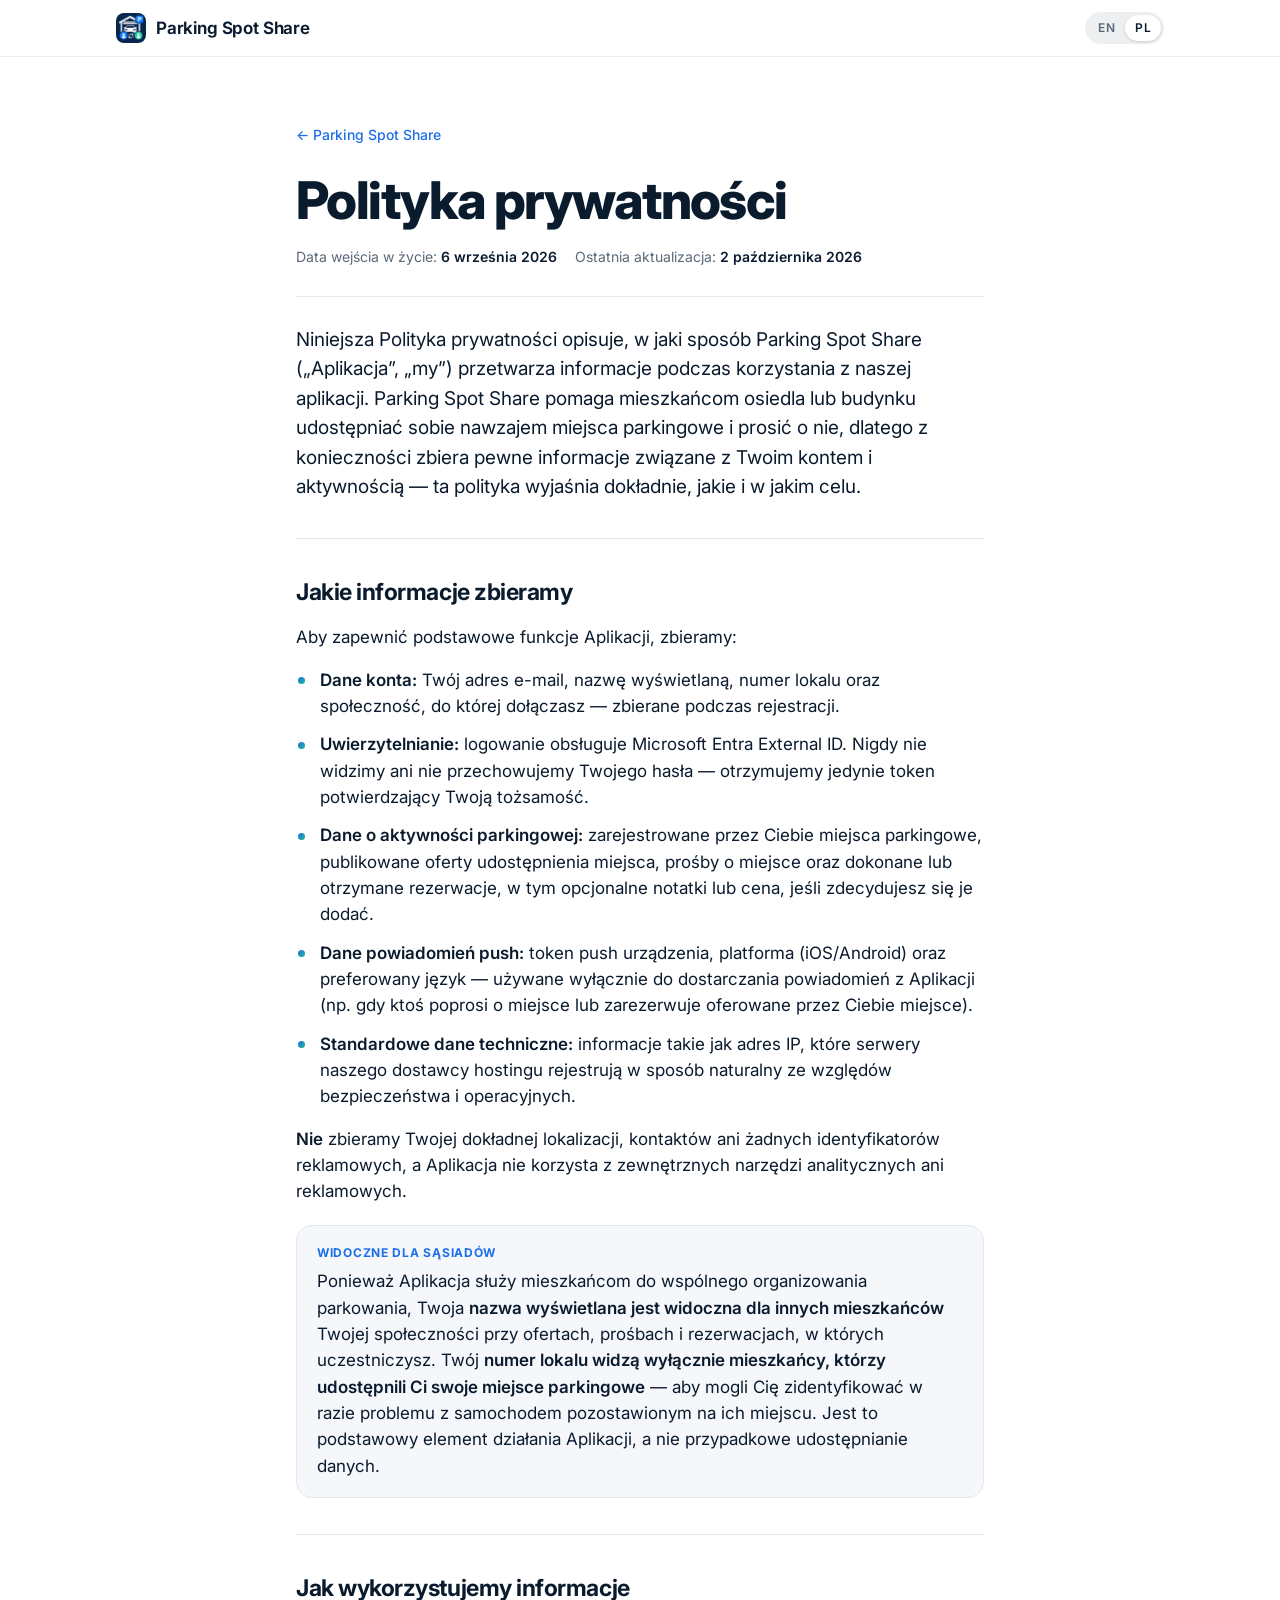
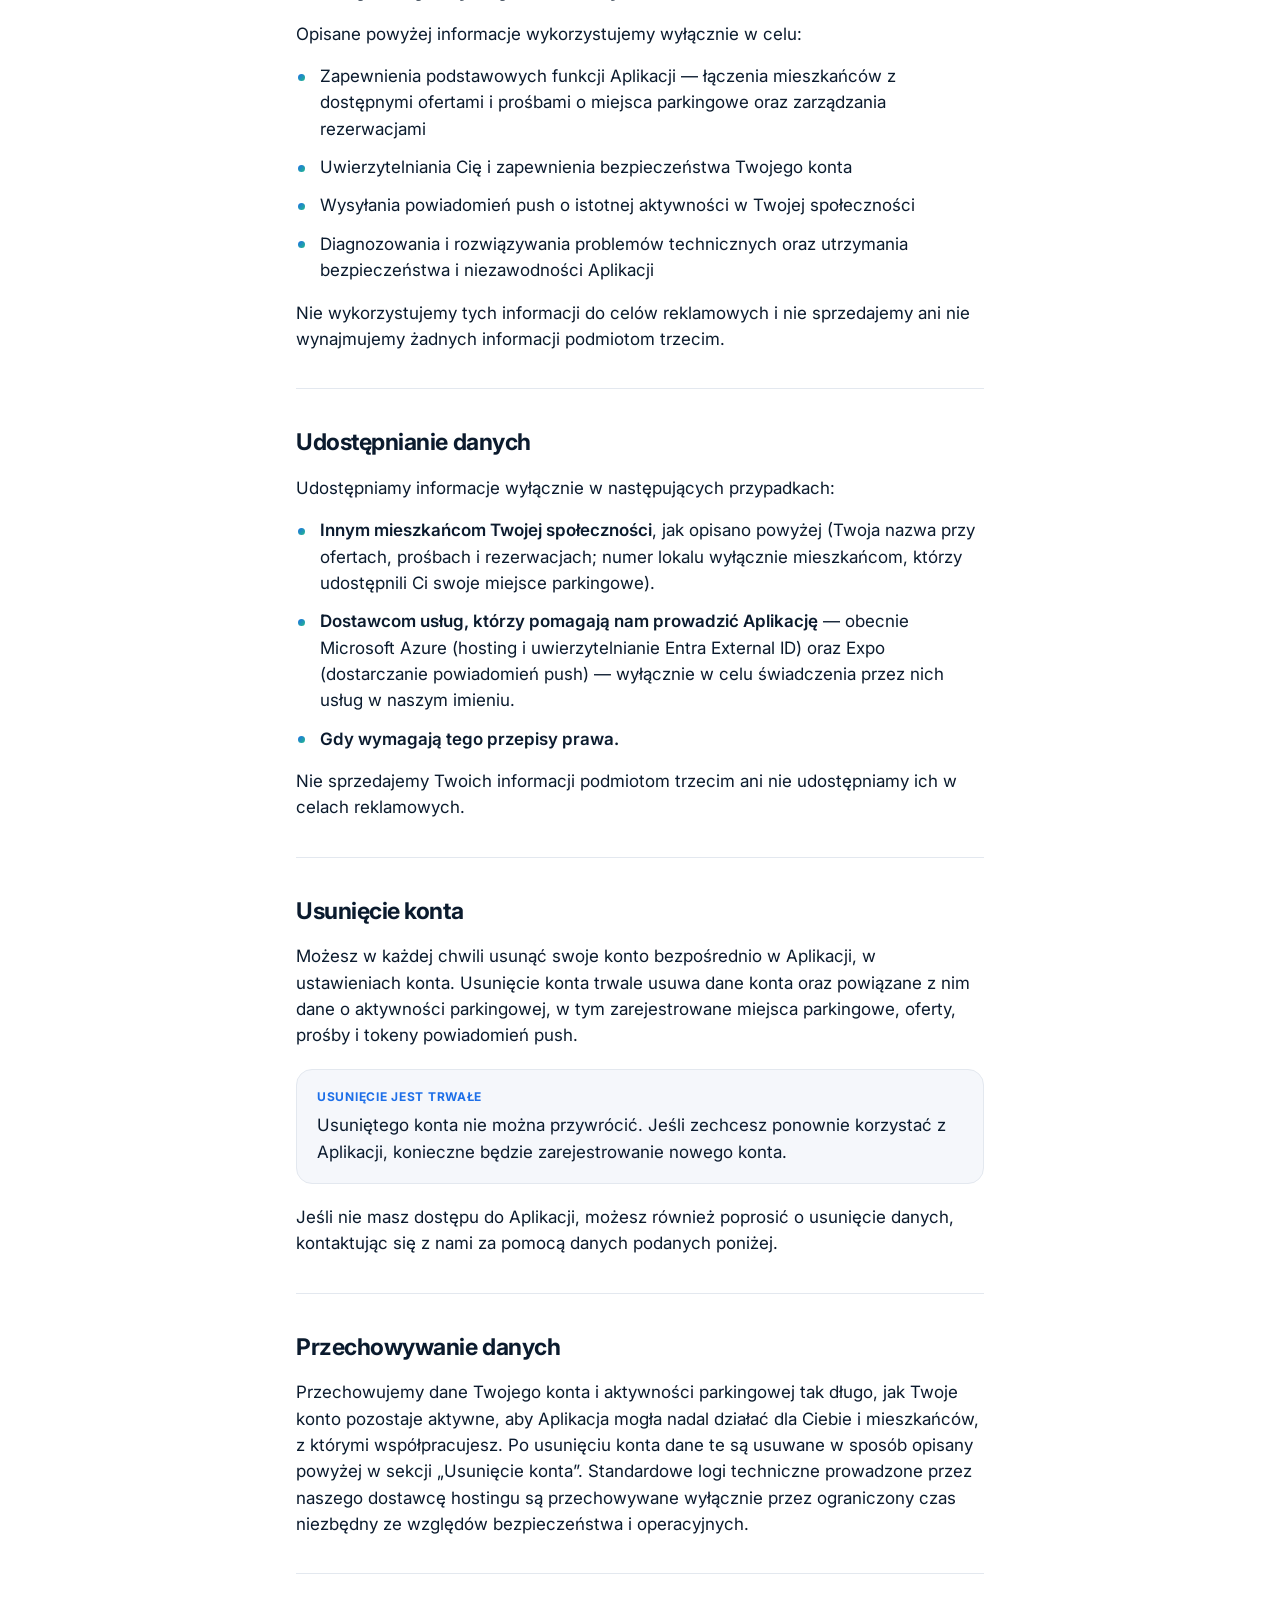
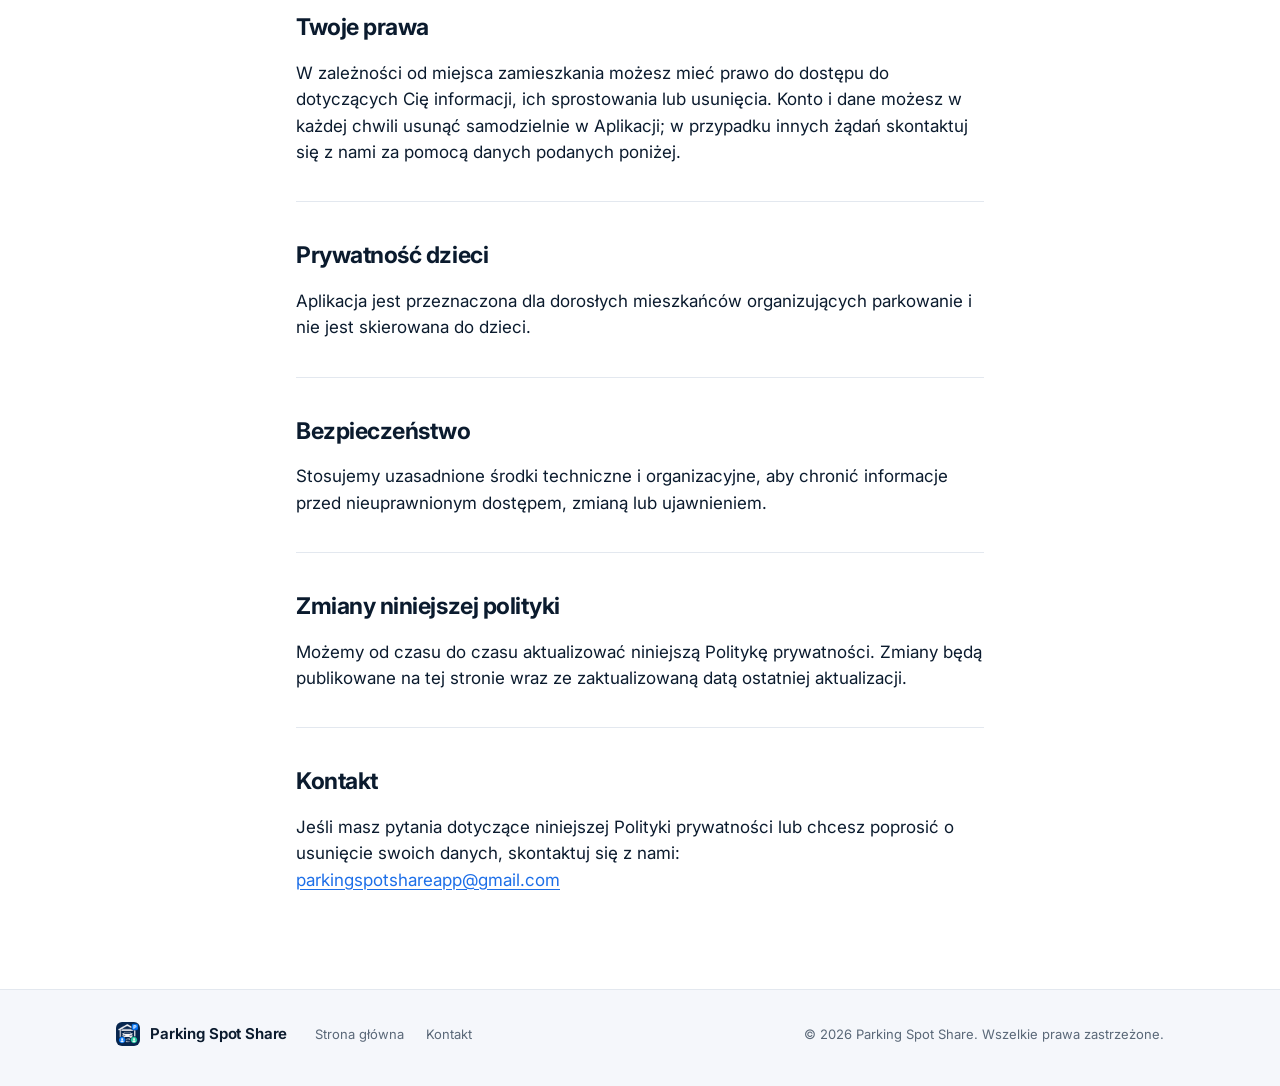
<file: privacy/index.html>
<!DOCTYPE html>
<html lang="pl">
<head>
<meta charset="UTF-8">
<meta name="viewport" content="width=device-width, initial-scale=1">
<title>Parking Spot Share – Polityka prywatności</title>
<meta name="description" content="Jak Parking Spot Share przetwarza Twoje dane.">
<meta property="og:type" content="website">
<meta property="og:site_name" content="Parking Spot Share">
<meta property="og:locale" content="pl_PL">
<link rel="canonical" href="https://www.parkingspotshare.pl/privacy/">
<meta property="og:url" content="https://www.parkingspotshare.pl/privacy/">
<meta property="og:title" content="Parking Spot Share – Polityka prywatności">
<meta property="og:description" content="Jak Parking Spot Share przetwarza Twoje dane.">
<meta property="og:image" content="https://www.parkingspotshare.pl/og-image.jpg">
<meta property="og:image:type" content="image/jpeg">
<meta property="og:image:width" content="1200">
<meta property="og:image:height" content="630">
<meta property="og:image:alt" content="Parking Spot Share — parking, którym dzielą się sąsiedzi">
<meta name="twitter:card" content="summary_large_image">
<meta name="twitter:image" content="https://www.parkingspotshare.pl/og-image.jpg">
<link rel="icon" type="image/png" sizes="32x32" href="../favicon-32.png">
<link rel="icon" type="image/png" sizes="256x256" href="../icon.png">
<link rel="apple-touch-icon" href="../apple-touch-icon.png">
<script>
  (function () {
    var lang = null;
    try { lang = new URLSearchParams(location.search).get("lang"); } catch (e) {}
    if (lang !== "en" && lang !== "pl") {
      try { lang = localStorage.getItem("lang"); } catch (e) {}
    }
    // Polish by default -- the community is Polish. English only when picked with the switch
    // (remembered above) or asked for with ?lang=en.
    if (lang !== "en" && lang !== "pl") lang = "pl";
    document.documentElement.lang = lang;
  })();
</script>
<link rel="preconnect" href="https://fonts.googleapis.com">
<link rel="preconnect" href="https://fonts.gstatic.com" crossorigin>
<link href="https://fonts.googleapis.com/css2?family=Inter:wght@400;500;600;700;800&display=swap" rel="stylesheet">
<link rel="stylesheet" href="../site.css">
<style>
  html[lang="en"] [data-lang="pl"],
  html[lang="pl"] [data-lang="en"] { display: none; }

  main {
    max-width: 720px;
    margin: 0 auto;
    padding: 64px 16px 96px;
  }

  .back {
    display: inline-flex;
    align-items: center;
    gap: 6px;
    font-size: 14px;
    font-weight: 500;
    text-decoration: none;
    margin-bottom: 28px;
  }

  .back:hover { text-decoration: underline; }

  h1 {
    font-size: clamp(36px, 6vw, 52px);
    line-height: 1.05;
    font-weight: 800;
    letter-spacing: -0.03em;
    margin: 0 0 18px;
    text-wrap: balance;
  }

  .meta {
    display: flex;
    flex-wrap: wrap;
    gap: 8px 18px;
    font-size: 14px;
    color: var(--text-muted);
    padding-bottom: 28px;
    margin-bottom: 8px;
    border-bottom: 1px solid var(--border);
  }

  .meta strong { color: var(--text); font-weight: 600; }

  .lede { font-size: 19px; line-height: 1.55; margin: 28px 0 0; }

  section {
    padding-top: 36px;
    margin-top: 36px;
    border-top: 1px solid var(--border);
  }

  h2 {
    font-size: 23px;
    font-weight: 700;
    letter-spacing: -0.02em;
    margin: 0 0 14px;
    text-wrap: balance;
  }

  p { margin: 0 0 16px; }
  p:last-child { margin-bottom: 0; }

  ul {
    margin: 0 0 16px;
    padding-left: 0;
    list-style: none;
    display: flex;
    flex-direction: column;
    gap: 12px;
  }

  li { padding-left: 24px; position: relative; }

  li::before {
    content: "";
    position: absolute;
    left: 2px;
    top: 0.62em;
    width: 7px;
    height: 7px;
    border-radius: 50%;
    background: linear-gradient(135deg, var(--blue), var(--mint));
  }

  strong { font-weight: 600; }

  .callout {
    background: var(--bg-soft);
    border: 1px solid var(--border);
    border-radius: 16px;
    padding: 18px 20px;
    margin: 20px 0;
  }

  .callout p { margin: 0; }

  .callout .label {
    display: block;
    font-size: 12px;
    font-weight: 700;
    letter-spacing: 0.06em;
    text-transform: uppercase;
    color: var(--blue);
    margin-bottom: 6px;
  }

  @media (max-width: 480px) {
    main { padding: 40px 16px 64px; }
    .lede { font-size: 17.5px; }
  }
</style>
</head>
<body>

<header class="nav">
  <div class="nav-inner">
    <a class="brand" href="../"><img src="../icon.png" alt="" width="30" height="30">Parking Spot Share</a>
    <div class="nav-right">
      <div class="lang-switch" role="group" aria-label="Language / Język">
        <button type="button" data-set-lang="en" lang="en">EN</button>
        <button type="button" data-set-lang="pl" lang="pl">PL</button>
      </div>
    </div>
  </div>
</header>

<main data-lang="en" lang="en">
  <a class="back" href="../">← Parking Spot Share</a>
  <h1>Privacy Policy</h1>
  <div class="meta">
    <span>Effective date: <strong>September 6, 2026</strong></span>
    <span>Last updated: <strong>October 2, 2026</strong></span>
  </div>

  <p class="lede">This Privacy Policy describes how Parking Spot Share ("the App", "we", "us") handles information when you use our application. Parking Spot Share helps residents of a community or building share and request parking spots with one another, so it necessarily collects some information tied to your account and activity — this policy explains exactly what, and why.</p>

  <section>
    <h2>Information We Collect</h2>
    <p>To provide the App's core features, we collect:</p>
    <ul>
      <li><strong>Account information:</strong> your email address, display name, unit number, and the community you join, collected when you register.</li>
      <li><strong>Authentication:</strong> sign-in is handled by Microsoft Entra External ID. We never see or store your password — we only receive a token confirming your identity.</li>
      <li><strong>Parking activity data:</strong> parking spaces you register, offers you post to share a spot, requests you post asking for a spot, and any reservations you make or receive, including optional notes or price you choose to include.</li>
      <li><strong>Push notification data:</strong> a device push token, platform (iOS/Android), and language preference, used only to deliver in-app notifications (e.g., someone requests a spot, or books one you offered).</li>
      <li><strong>Standard technical data:</strong> information such as IP address that our hosting provider's servers naturally log for security and operational purposes.</li>
    </ul>
    <p>We do <strong>not</strong> collect your precise location, contacts, or any advertising identifiers, and the App does not use any third-party analytics or advertising SDKs.</p>

    <div class="callout">
      <span class="label">Visible to your neighbours</span>
      <p>Because the App is built around residents coordinating parking with one another, your <strong>display name is visible to other residents</strong> in your community on parking offers, requests, and reservations you're involved in. Your <strong>unit number is visible only to residents who have shared their parking spot with you</strong>, so they can identify you if there's a problem with a car left on their spot. This is a core part of how the App works, not incidental data sharing.</p>
    </div>
  </section>

  <section>
    <h2>How We Use Information</h2>
    <p>We use the information described above only to:</p>
    <ul>
      <li>Operate the App's core features — matching residents with available parking offers and requests, and managing bookings</li>
      <li>Authenticate you and keep your account secure</li>
      <li>Send you push notifications about relevant activity in your community</li>
      <li>Diagnose and resolve technical problems, and maintain the security and reliability of the App</li>
    </ul>
    <p>We do not use this information for advertising, and we do not sell or rent any information to third parties.</p>
  </section>

  <section>
    <h2>Data Sharing</h2>
    <p>We share information only in these cases:</p>
    <ul>
      <li><strong>With other residents in your community</strong>, as described above (your name on parking offers, requests, and reservations; your unit number only to residents who have shared their parking spot with you).</li>
      <li><strong>With service providers who help us operate the App</strong> — currently Microsoft Azure (hosting and Entra External ID authentication) and Expo (push notification delivery) — solely to provide their respective services on our behalf.</li>
      <li><strong>Where required by law.</strong></li>
    </ul>
    <p>We do not sell your information to third parties or share it for advertising purposes.</p>
  </section>

  <section>
    <h2>Account Deletion</h2>
    <p>You can delete your account at any time directly in the App, from your account settings. Deleting your account permanently removes your account information and the parking activity data associated with it, including your registered parking spaces, offers, requests, and push notification tokens.</p>
    <div class="callout">
      <span class="label">Deletion is permanent</span>
      <p>Once your account is deleted it cannot be restored. If you want to use the App again later, you will need to register a new account.</p>
    </div>
    <p>If you cannot access the App, you can also request deletion by contacting us using the details below.</p>
  </section>

  <section>
    <h2>Data Retention</h2>
    <p>We retain your account and parking activity data for as long as your account remains active, so the App can continue functioning for you and the residents you interact with. When you delete your account, this data is removed as described under "Account Deletion" above. Standard technical logs kept by our hosting provider are retained only for the limited period needed for security and operational purposes.</p>
  </section>

  <section>
    <h2>Your Rights</h2>
    <p>Depending on where you live, you may have rights to access, correct, or delete information associated with you. You can delete your account and data yourself in the App at any time; for any other request, contact us using the details below.</p>
  </section>

  <section>
    <h2>Children's Privacy</h2>
    <p>The App is intended for adult residents managing parking arrangements and is not directed at children.</p>
  </section>

  <section>
    <h2>Security</h2>
    <p>We take reasonable technical and organizational measures to protect information from unauthorized access, alteration, or disclosure.</p>
  </section>

  <section>
    <h2>Changes to This Policy</h2>
    <p>We may update this Privacy Policy from time to time. Changes will be posted on this page with an updated "Last updated" date.</p>
  </section>

  <section>
    <h2>Contact Us</h2>
    <p>If you have questions about this Privacy Policy, or want to request deletion of your data, contact us at:<br>
    <a href="mailto:parkingspotshareapp@gmail.com">parkingspotshareapp@gmail.com</a></p>
  </section>
</main>

<main data-lang="pl" lang="pl">
  <a class="back" href="../">← Parking Spot Share</a>
  <h1>Polityka prywatności</h1>
  <div class="meta">
    <span>Data wejścia w życie: <strong>6 września 2026</strong></span>
    <span>Ostatnia aktualizacja: <strong>2 października 2026</strong></span>
  </div>

  <p class="lede">Niniejsza Polityka prywatności opisuje, w jaki sposób Parking Spot Share („Aplikacja”, „my”) przetwarza informacje podczas korzystania z naszej aplikacji. Parking Spot Share pomaga mieszkańcom osiedla lub budynku udostępniać sobie nawzajem miejsca parkingowe i prosić o nie, dlatego z konieczności zbiera pewne informacje związane z Twoim kontem i aktywnością — ta polityka wyjaśnia dokładnie, jakie i w jakim celu.</p>

  <section>
    <h2>Jakie informacje zbieramy</h2>
    <p>Aby zapewnić podstawowe funkcje Aplikacji, zbieramy:</p>
    <ul>
      <li><strong>Dane konta:</strong> Twój adres e-mail, nazwę wyświetlaną, numer lokalu oraz społeczność, do której dołączasz — zbierane podczas rejestracji.</li>
      <li><strong>Uwierzytelnianie:</strong> logowanie obsługuje Microsoft Entra External ID. Nigdy nie widzimy ani nie przechowujemy Twojego hasła — otrzymujemy jedynie token potwierdzający Twoją tożsamość.</li>
      <li><strong>Dane o aktywności parkingowej:</strong> zarejestrowane przez Ciebie miejsca parkingowe, publikowane oferty udostępnienia miejsca, prośby o miejsce oraz dokonane lub otrzymane rezerwacje, w tym opcjonalne notatki lub cena, jeśli zdecydujesz się je dodać.</li>
      <li><strong>Dane powiadomień push:</strong> token push urządzenia, platforma (iOS/Android) oraz preferowany język — używane wyłącznie do dostarczania powiadomień z Aplikacji (np. gdy ktoś poprosi o miejsce lub zarezerwuje oferowane przez Ciebie miejsce).</li>
      <li><strong>Standardowe dane techniczne:</strong> informacje takie jak adres IP, które serwery naszego dostawcy hostingu rejestrują w sposób naturalny ze względów bezpieczeństwa i operacyjnych.</li>
    </ul>
    <p><strong>Nie</strong> zbieramy Twojej dokładnej lokalizacji, kontaktów ani żadnych identyfikatorów reklamowych, a Aplikacja nie korzysta z zewnętrznych narzędzi analitycznych ani reklamowych.</p>

    <div class="callout">
      <span class="label">Widoczne dla sąsiadów</span>
      <p>Ponieważ Aplikacja służy mieszkańcom do wspólnego organizowania parkowania, Twoja <strong>nazwa wyświetlana jest widoczna dla innych mieszkańców</strong> Twojej społeczności przy ofertach, prośbach i rezerwacjach, w których uczestniczysz. Twój <strong>numer lokalu widzą wyłącznie mieszkańcy, którzy udostępnili Ci swoje miejsce parkingowe</strong> — aby mogli Cię zidentyfikować w razie problemu z samochodem pozostawionym na ich miejscu. Jest to podstawowy element działania Aplikacji, a nie przypadkowe udostępnianie danych.</p>
    </div>
  </section>

  <section>
    <h2>Jak wykorzystujemy informacje</h2>
    <p>Opisane powyżej informacje wykorzystujemy wyłącznie w celu:</p>
    <ul>
      <li>Zapewnienia podstawowych funkcji Aplikacji — łączenia mieszkańców z dostępnymi ofertami i prośbami o miejsca parkingowe oraz zarządzania rezerwacjami</li>
      <li>Uwierzytelniania Cię i zapewnienia bezpieczeństwa Twojego konta</li>
      <li>Wysyłania powiadomień push o istotnej aktywności w Twojej społeczności</li>
      <li>Diagnozowania i rozwiązywania problemów technicznych oraz utrzymania bezpieczeństwa i niezawodności Aplikacji</li>
    </ul>
    <p>Nie wykorzystujemy tych informacji do celów reklamowych i nie sprzedajemy ani nie wynajmujemy żadnych informacji podmiotom trzecim.</p>
  </section>

  <section>
    <h2>Udostępnianie danych</h2>
    <p>Udostępniamy informacje wyłącznie w następujących przypadkach:</p>
    <ul>
      <li><strong>Innym mieszkańcom Twojej społeczności</strong>, jak opisano powyżej (Twoja nazwa przy ofertach, prośbach i rezerwacjach; numer lokalu wyłącznie mieszkańcom, którzy udostępnili Ci swoje miejsce parkingowe).</li>
      <li><strong>Dostawcom usług, którzy pomagają nam prowadzić Aplikację</strong> — obecnie Microsoft Azure (hosting i uwierzytelnianie Entra External ID) oraz Expo (dostarczanie powiadomień push) — wyłącznie w celu świadczenia przez nich usług w naszym imieniu.</li>
      <li><strong>Gdy wymagają tego przepisy prawa.</strong></li>
    </ul>
    <p>Nie sprzedajemy Twoich informacji podmiotom trzecim ani nie udostępniamy ich w celach reklamowych.</p>
  </section>

  <section>
    <h2>Usunięcie konta</h2>
    <p>Możesz w każdej chwili usunąć swoje konto bezpośrednio w Aplikacji, w ustawieniach konta. Usunięcie konta trwale usuwa dane konta oraz powiązane z nim dane o aktywności parkingowej, w tym zarejestrowane miejsca parkingowe, oferty, prośby i tokeny powiadomień push.</p>
    <div class="callout">
      <span class="label">Usunięcie jest trwałe</span>
      <p>Usuniętego konta nie można przywrócić. Jeśli zechcesz ponownie korzystać z Aplikacji, konieczne będzie zarejestrowanie nowego konta.</p>
    </div>
    <p>Jeśli nie masz dostępu do Aplikacji, możesz również poprosić o usunięcie danych, kontaktując się z nami za pomocą danych podanych poniżej.</p>
  </section>

  <section>
    <h2>Przechowywanie danych</h2>
    <p>Przechowujemy dane Twojego konta i aktywności parkingowej tak długo, jak Twoje konto pozostaje aktywne, aby Aplikacja mogła nadal działać dla Ciebie i mieszkańców, z którymi współpracujesz. Po usunięciu konta dane te są usuwane w sposób opisany powyżej w sekcji „Usunięcie konta”. Standardowe logi techniczne prowadzone przez naszego dostawcę hostingu są przechowywane wyłącznie przez ograniczony czas niezbędny ze względów bezpieczeństwa i operacyjnych.</p>
  </section>

  <section>
    <h2>Twoje prawa</h2>
    <p>W zależności od miejsca zamieszkania możesz mieć prawo do dostępu do dotyczących Cię informacji, ich sprostowania lub usunięcia. Konto i dane możesz w każdej chwili usunąć samodzielnie w Aplikacji; w przypadku innych żądań skontaktuj się z nami za pomocą danych podanych poniżej.</p>
  </section>

  <section>
    <h2>Prywatność dzieci</h2>
    <p>Aplikacja jest przeznaczona dla dorosłych mieszkańców organizujących parkowanie i nie jest skierowana do dzieci.</p>
  </section>

  <section>
    <h2>Bezpieczeństwo</h2>
    <p>Stosujemy uzasadnione środki techniczne i organizacyjne, aby chronić informacje przed nieuprawnionym dostępem, zmianą lub ujawnieniem.</p>
  </section>

  <section>
    <h2>Zmiany niniejszej polityki</h2>
    <p>Możemy od czasu do czasu aktualizować niniejszą Politykę prywatności. Zmiany będą publikowane na tej stronie wraz ze zaktualizowaną datą ostatniej aktualizacji.</p>
  </section>

  <section>
    <h2>Kontakt</h2>
    <p>Jeśli masz pytania dotyczące niniejszej Polityki prywatności lub chcesz poprosić o usunięcie swoich danych, skontaktuj się z nami:<br>
    <a href="mailto:parkingspotshareapp@gmail.com">parkingspotshareapp@gmail.com</a></p>
  </section>
</main>

<footer class="footer">
  <div class="footer-inner">
    <a class="brand" href="../"><img src="../icon.png" alt="" width="24" height="24">Parking Spot Share</a>
    <nav class="footer-links" aria-label="Footer">
      <a href="../" data-lang="en">Home</a>
      <a href="../" data-lang="pl">Strona główna</a>
      <a href="mailto:parkingspotshareapp@gmail.com" data-lang="en">Contact</a>
      <a href="mailto:parkingspotshareapp@gmail.com" data-lang="pl">Kontakt</a>
    </nav>
    <span class="footer-copy" data-lang="en">&copy; 2026 Parking Spot Share. All rights reserved.</span>
    <span class="footer-copy" data-lang="pl">&copy; 2026 Parking Spot Share. Wszelkie prawa zastrzeżone.</span>
  </div>
</footer>

<script>
  (function () {
    var titles = { en: "Parking Spot Share Privacy Policy", pl: "Parking Spot Share – Polityka prywatności" };
    var buttons = document.querySelectorAll("[data-set-lang]");

    function apply(lang) {
      document.documentElement.lang = lang;
      document.title = titles[lang];
      buttons.forEach(function (b) {
        b.setAttribute("aria-pressed", String(b.getAttribute("data-set-lang") === lang));
      });
    }

    buttons.forEach(function (b) {
      b.addEventListener("click", function () {
        var lang = b.getAttribute("data-set-lang");
        try { localStorage.setItem("lang", lang); } catch (e) {}
        apply(lang);
      });
    });

    apply(document.documentElement.lang === "pl" ? "pl" : "en");
  })();
</script>

</body>
</html>
</file>
<file: site.css>
/* Shared styles for the landing page and the privacy policy. */

:root {
  --bg: #FFFFFF;
  --bg-soft: #F5F7FB;
  --surface: #FFFFFF;
  --text: #0B1B2E;
  --text-muted: #5A6878;
  --navy: #08274F;
  --blue: #1D6FE8;
  --mint: #22B98A;
  --accent: #08274F;
  --accent-ink: #FFFFFF;
  --link: #1D6FE8;
  --border: #E3E8EF;
  --nav-bg: rgba(255, 255, 255, 0.72);
  --shadow: 0 30px 60px -20px rgba(8, 39, 79, 0.28), 0 18px 36px -18px rgba(0, 0, 0, 0.25);
  --radius: 22px;
}

@media (prefers-color-scheme: dark) {
  :root:not([data-theme="light"]) {
    --bg: #05101E;
    --bg-soft: #0B1A2C;
    --surface: #102238;
    --text: #EEF2F7;
    --text-muted: #9AA8B8;
    --accent: #7FB0F5;
    --accent-ink: #05101E;
    --link: #7FB0F5;
    --border: #1E3149;
    --nav-bg: rgba(5, 16, 30, 0.72);
    --shadow: 0 30px 60px -20px rgba(0, 0, 0, 0.6), 0 18px 36px -18px rgba(0, 0, 0, 0.5);
  }
}

:root[data-theme="dark"] {
  --bg: #05101E;
  --bg-soft: #0B1A2C;
  --surface: #102238;
  --text: #EEF2F7;
  --text-muted: #9AA8B8;
  --accent: #7FB0F5;
  --accent-ink: #05101E;
  --link: #7FB0F5;
  --border: #1E3149;
  --nav-bg: rgba(5, 16, 30, 0.72);
  --shadow: 0 30px 60px -20px rgba(0, 0, 0, 0.6), 0 18px 36px -18px rgba(0, 0, 0, 0.5);
}

* { box-sizing: border-box; }

html { scroll-behavior: smooth; scroll-padding-top: 64px; }

@media (prefers-reduced-motion: reduce) {
  html { scroll-behavior: auto; }
}

body {
  margin: 0;
  background: var(--bg);
  color: var(--text);
  font-family: -apple-system, BlinkMacSystemFont, "SF Pro Text", "Inter", "Segoe UI", Roboto, sans-serif;
  font-size: 17px;
  line-height: 1.55;
  -webkit-font-smoothing: antialiased;
  overflow-x: hidden;
}

a { color: var(--link); text-underline-offset: 3px; }

.visually-hidden {
  position: absolute;
  width: 1px;
  height: 1px;
  overflow: hidden;
  clip: rect(0 0 0 0);
  white-space: nowrap;
}

a:focus-visible, button:focus-visible {
  outline: 2px solid var(--blue);
  outline-offset: 3px;
  border-radius: 6px;
}

/* ── Navigation ─────────────────────────────────────────────── */

.nav {
  position: sticky;
  top: 0;
  z-index: 50;
  background: var(--nav-bg);
  -webkit-backdrop-filter: saturate(180%) blur(20px);
  backdrop-filter: saturate(180%) blur(20px);
  border-bottom: 1px solid color-mix(in srgb, var(--border) 70%, transparent);
}

.nav-inner {
  max-width: 1080px;
  margin: 0 auto;
  height: 56px;
  padding: 0 16px;
  display: flex;
  align-items: center;
  gap: 20px;
}

.brand {
  display: inline-flex;
  align-items: center;
  gap: 10px;
  color: var(--text);
  text-decoration: none;
  font-weight: 650;
  font-size: 17px;
  white-space: nowrap;
  letter-spacing: -0.01em;
}

.brand img { width: 30px; height: 30px; border-radius: 8px; display: block; }

.nav-links {
  display: flex;
  gap: 22px;
  margin-left: auto;
}

.nav-links a {
  color: var(--text-muted);
  text-decoration: none;
  font-size: 14px;
}

.nav-links a:hover { color: var(--text); }

.nav-right { display: flex; align-items: center; gap: 12px; }

.nav-links + .nav-right { margin-left: 0; }
.nav-inner > .nav-right:only-of-type { margin-left: auto; }

.lang-switch {
  display: inline-flex;
  background: color-mix(in srgb, var(--text) 7%, transparent);
  border-radius: 999px;
  padding: 3px;
}

.lang-switch button {
  appearance: none;
  border: 0;
  background: transparent;
  color: var(--text-muted);
  font: inherit;
  font-size: 12px;
  font-weight: 600;
  letter-spacing: 0.04em;
  padding: 4px 10px;
  border-radius: 999px;
  cursor: pointer;
}

.lang-switch button[aria-pressed="true"] {
  background: var(--surface);
  color: var(--text);
  box-shadow: 0 1px 3px rgba(0, 0, 0, 0.15);
}

.btn {
  display: inline-flex;
  align-items: center;
  justify-content: center;
  gap: 8px;
  border-radius: 999px;
  padding: 9px 18px;
  font-size: 14px;
  font-weight: 600;
  text-decoration: none;
  white-space: nowrap;
  transition: transform 0.15s ease, background 0.15s ease;
}

.btn:active { transform: scale(0.97); }

.btn-primary { background: var(--blue); color: #fff; }
.btn-primary:hover { background: #155CC4; }

@media (max-width: 760px) {
  .nav-links { display: none; }
  .nav-right { margin-left: auto; }
}

@media (max-width: 480px) {
  .nav .btn-primary { display: none; }
}

/* ── Footer ─────────────────────────────────────────────────── */

.footer {
  background: var(--bg-soft);
  border-top: 1px solid var(--border);
  color: var(--text-muted);
  font-size: 13px;
}

.footer-inner {
  max-width: 1080px;
  margin: 0 auto;
  padding: 32px 16px 40px;
  display: flex;
  flex-wrap: wrap;
  align-items: center;
  gap: 16px 28px;
}

.footer .brand { font-size: 15px; }
.footer .brand img { width: 24px; height: 24px; border-radius: 6px; }

.footer-links { display: flex; flex-wrap: wrap; gap: 8px 22px; }
.footer-links a { color: var(--text-muted); text-decoration: none; }
.footer-links a:hover { color: var(--text); text-decoration: underline; }

.footer-copy { margin-left: auto; }

@media (max-width: 600px) {
  .footer-copy { margin-left: 0; width: 100%; }
}
</file>
